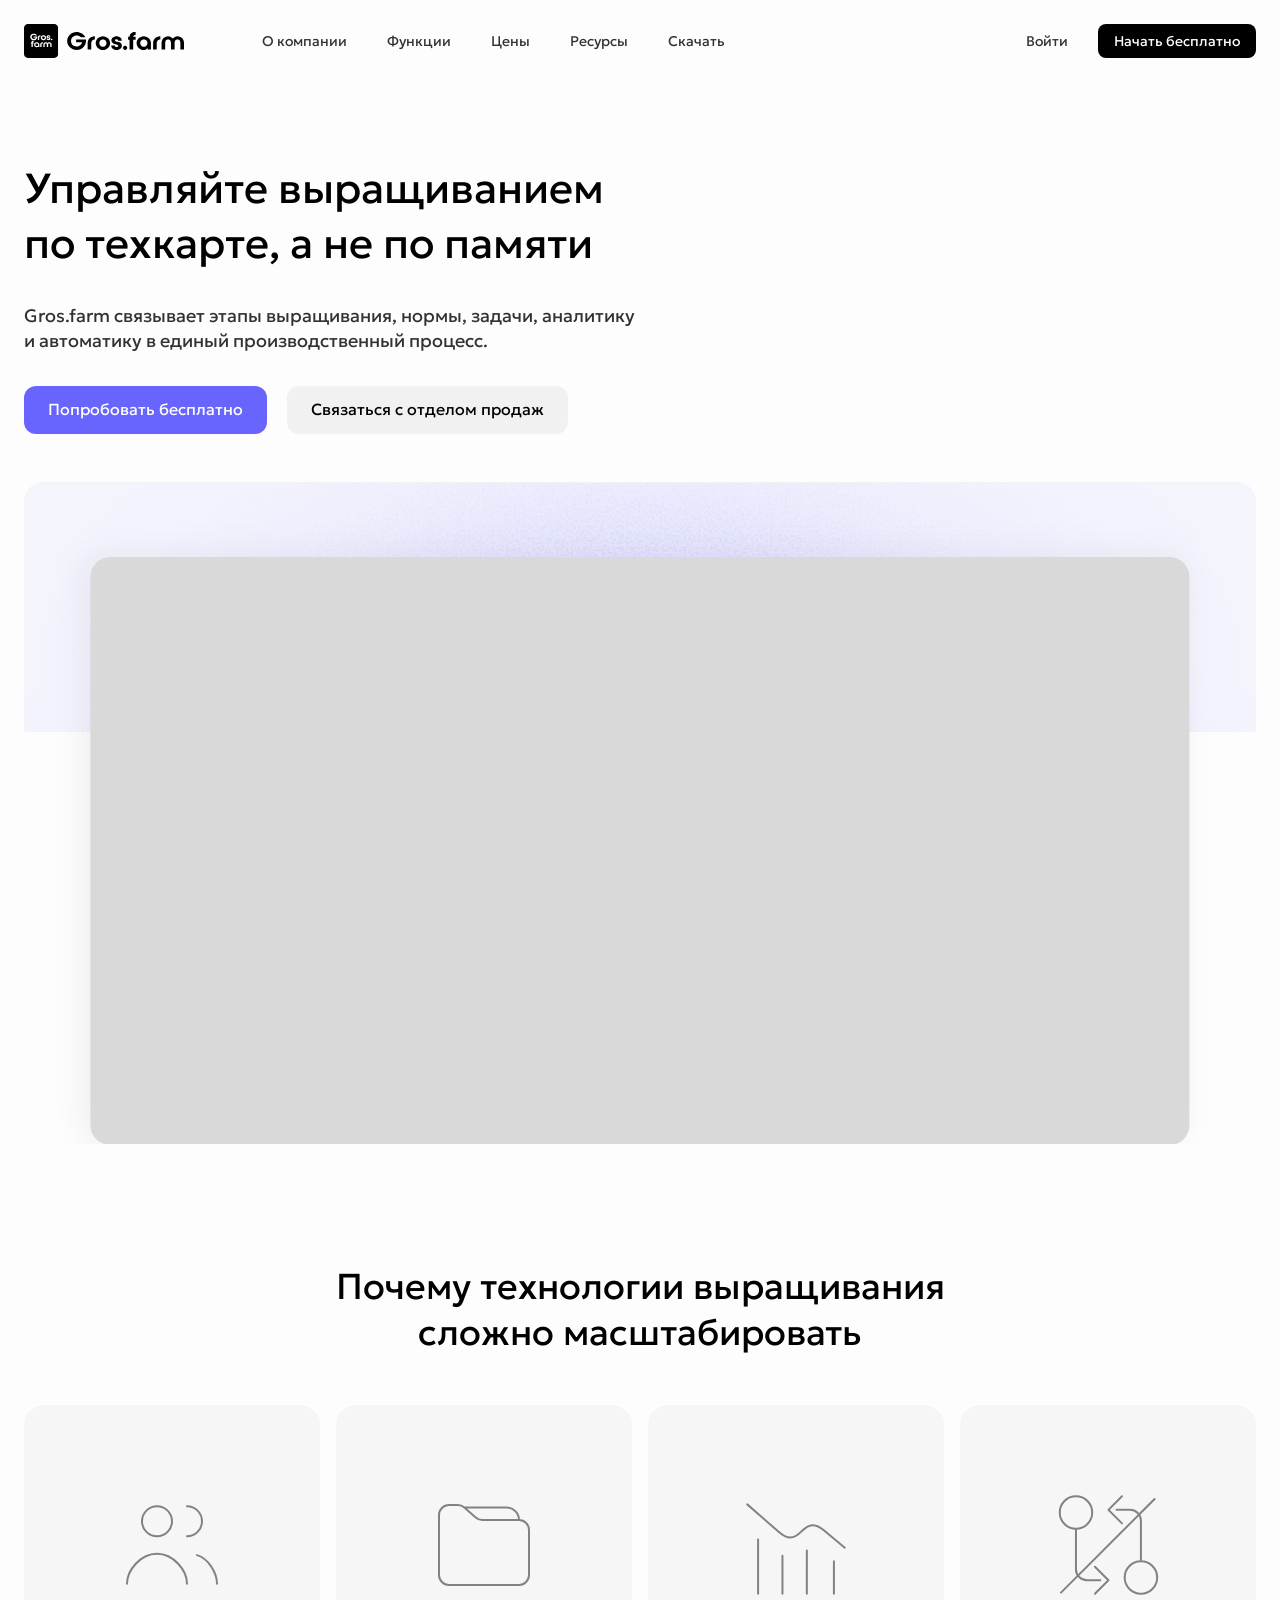
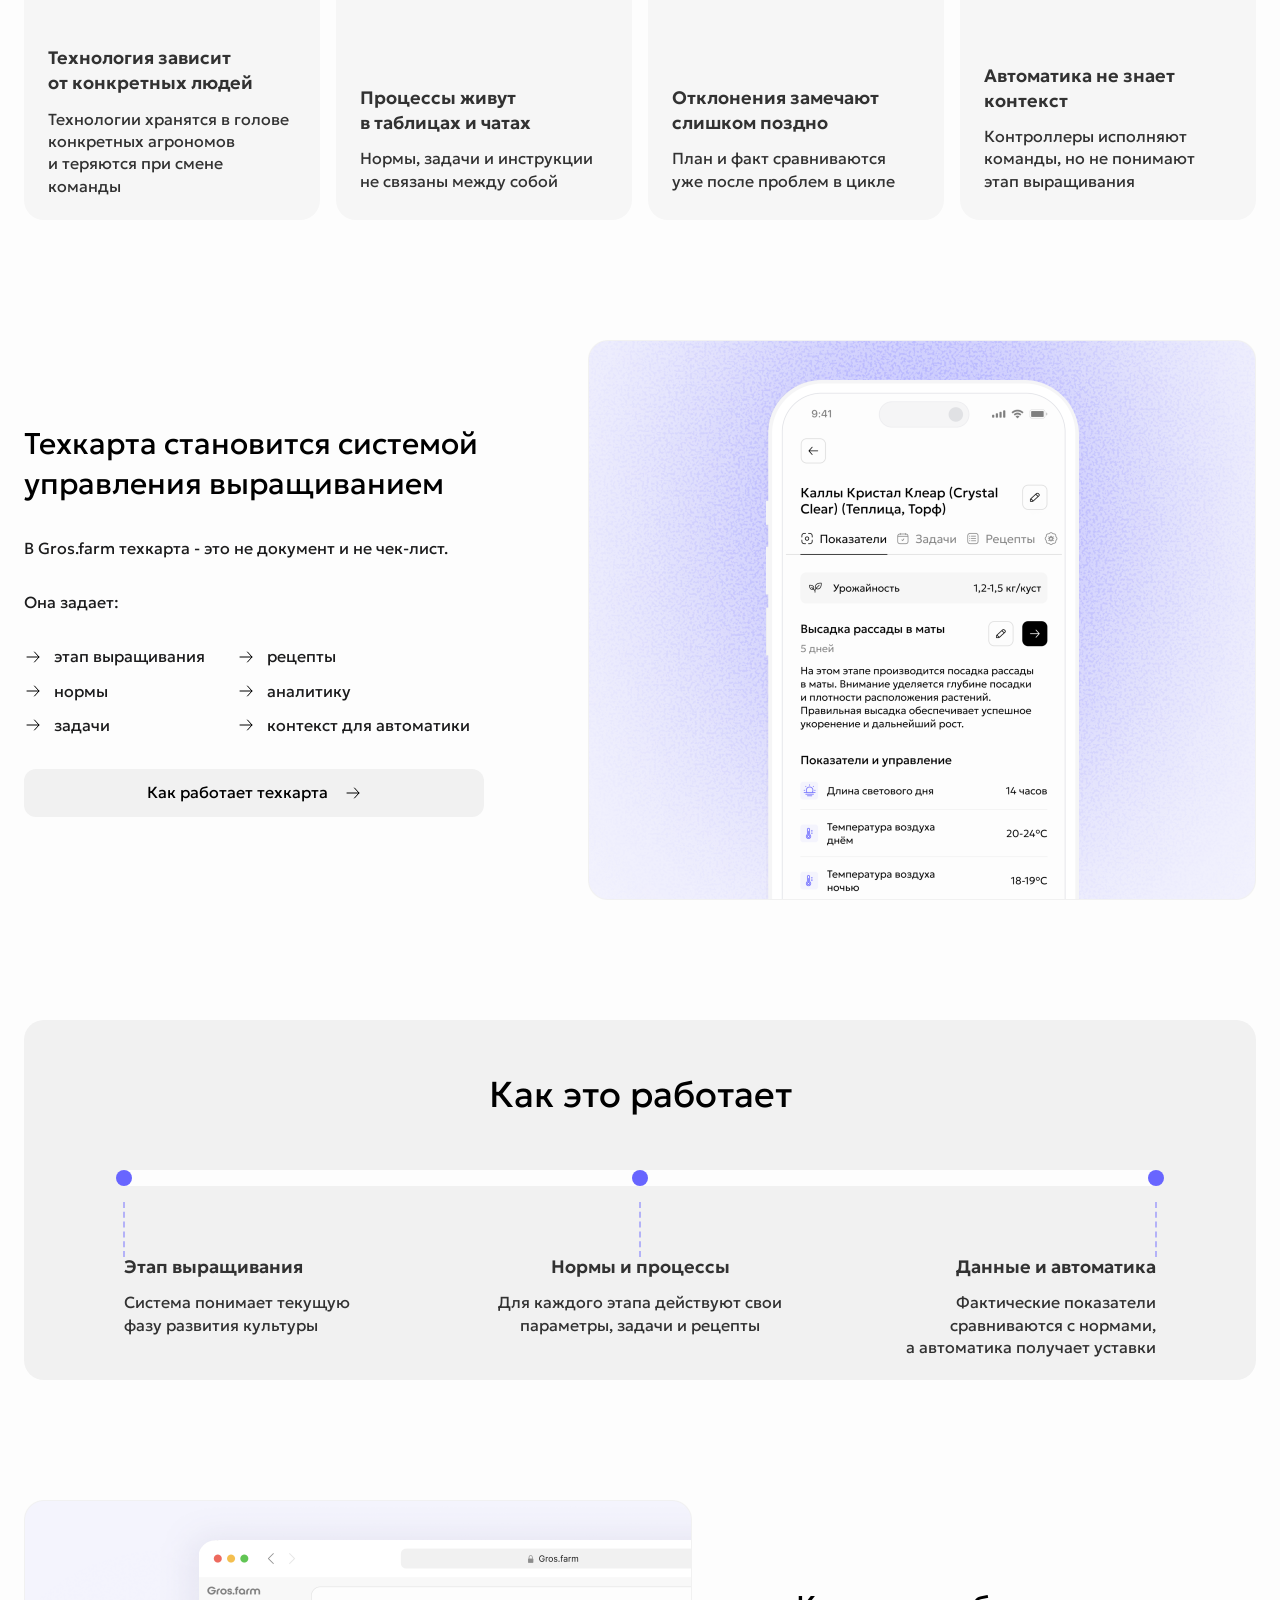
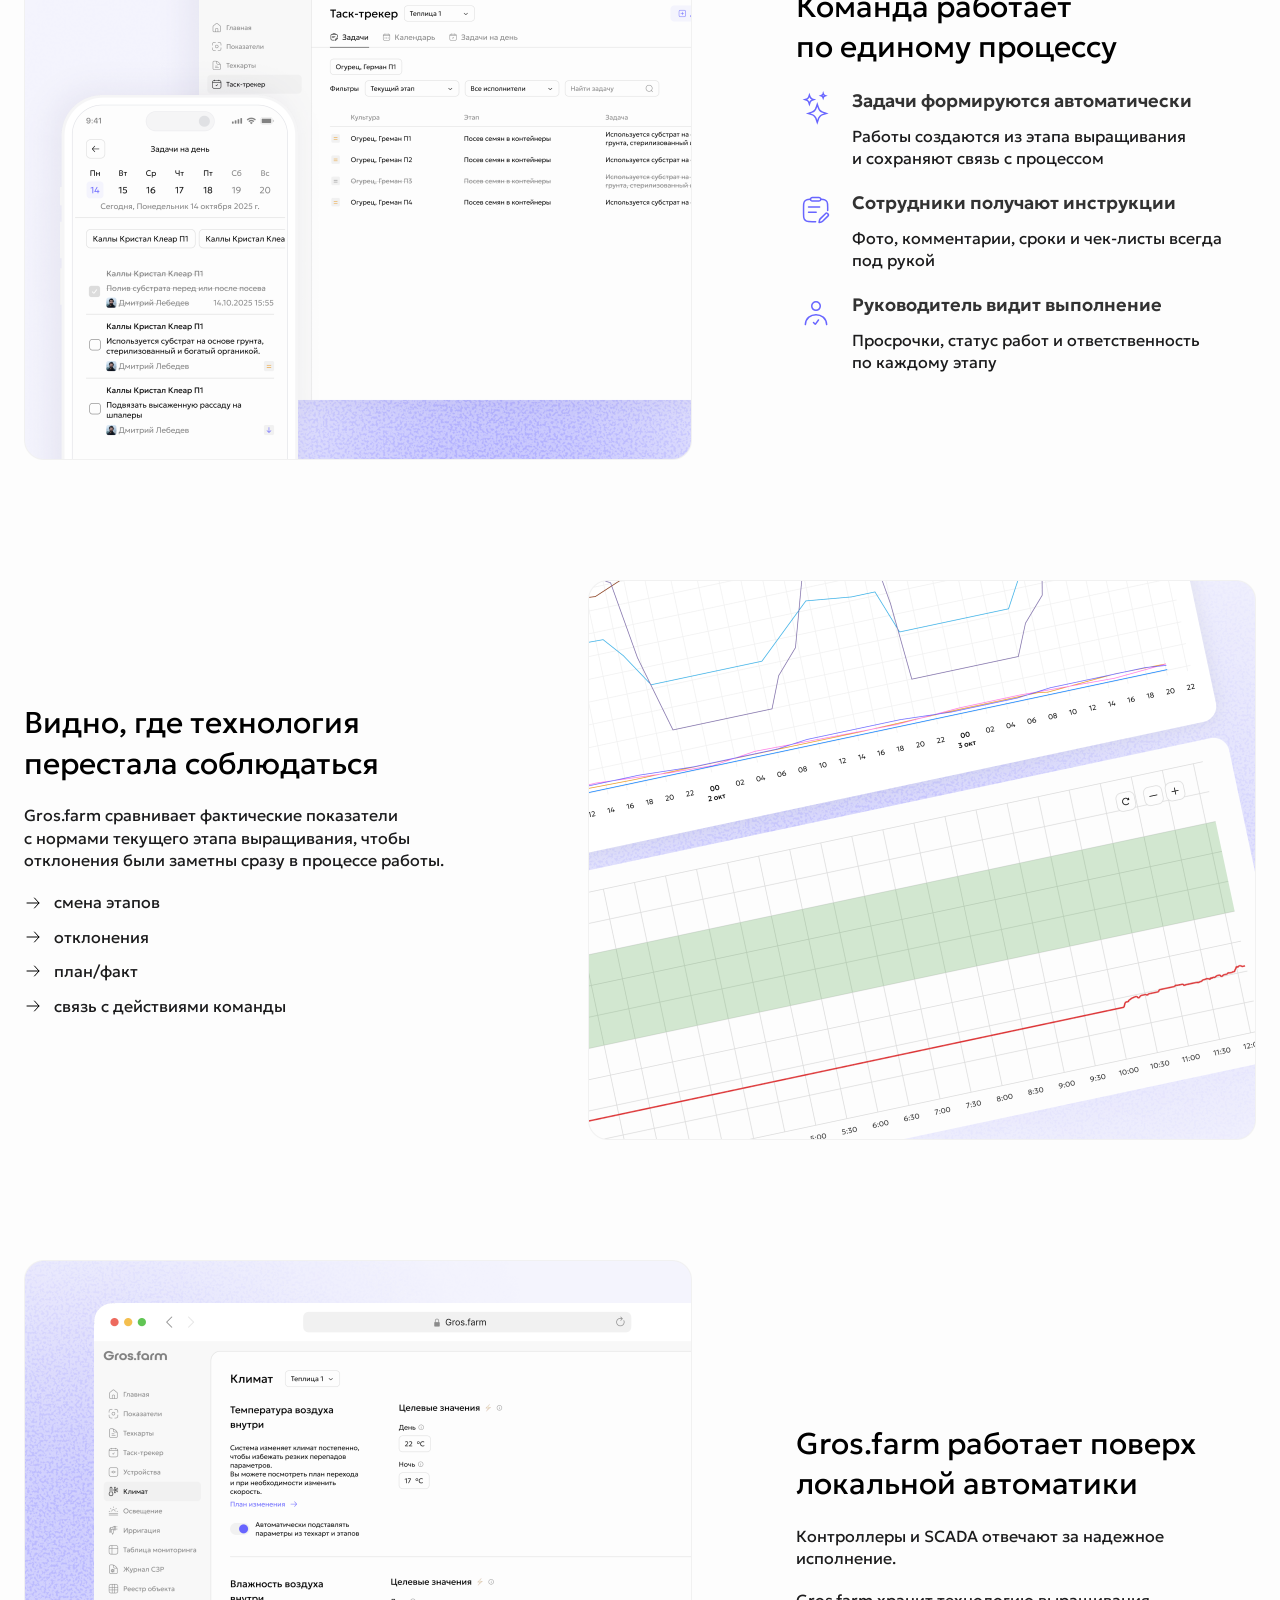
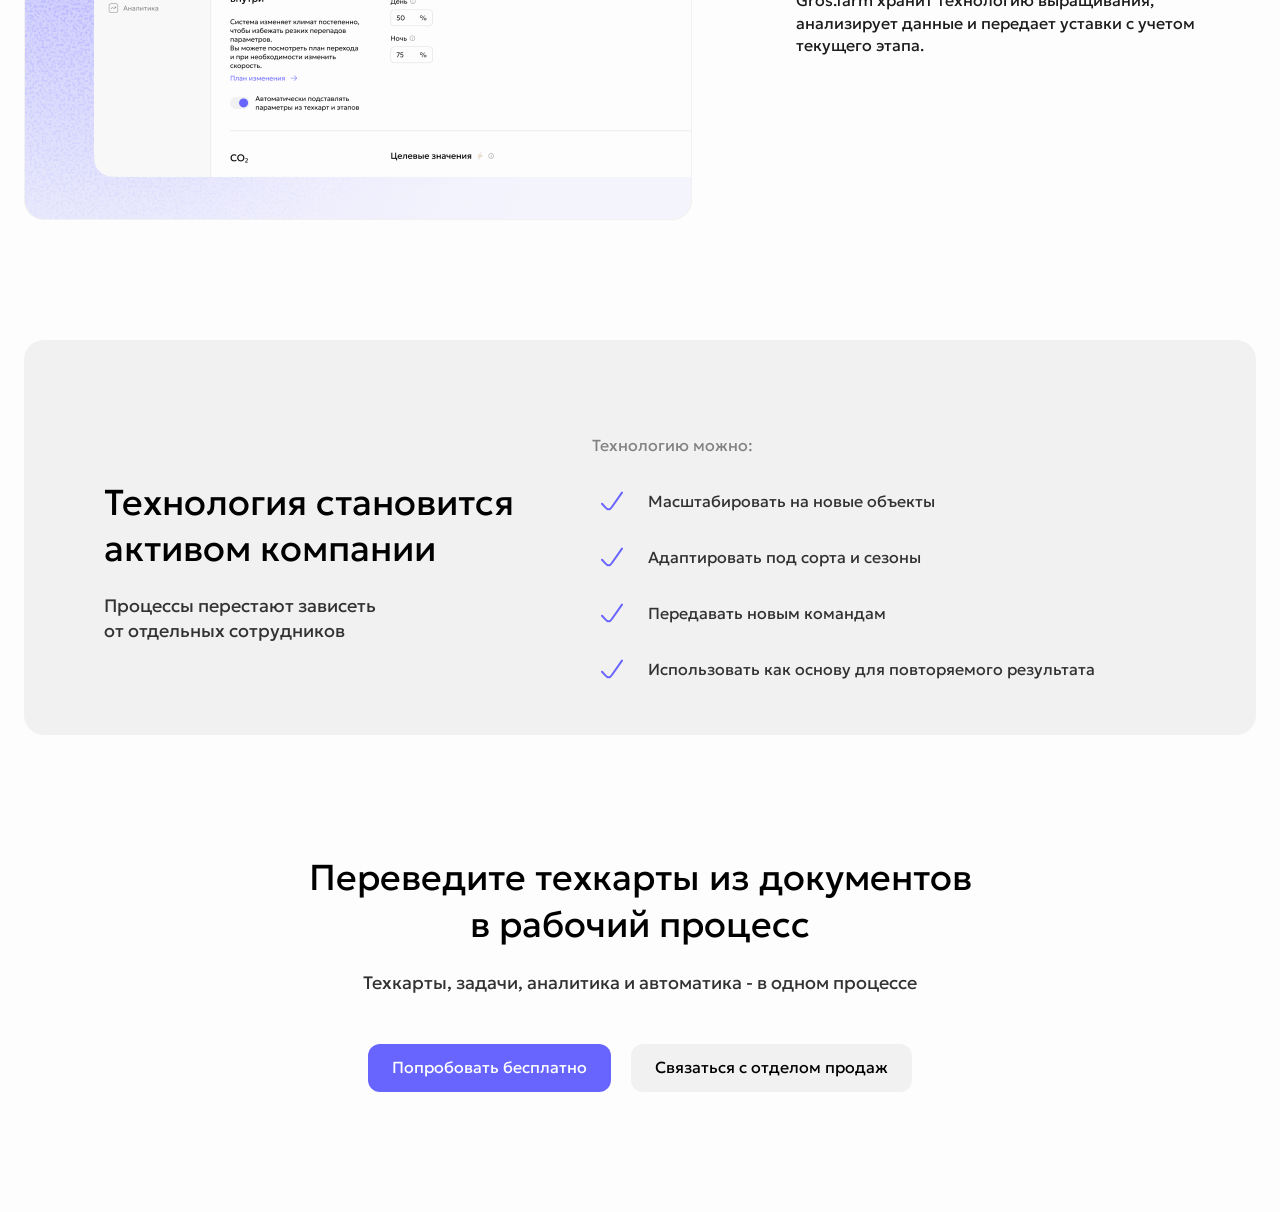
<file: index.html>
<!doctype html>
<html lang="ru">
  <head>
    <meta charset="UTF-8" />
    <meta name="viewport" content="width=device-width, initial-scale=1.0" />
    <meta http-equiv="refresh" content="0; url=./growing-process-landing/" />
    <title>Gros.farm landing</title>
    <link rel="canonical" href="./growing-process-landing/" />
    <style>
      body {
        margin: 0;
        min-height: 100vh;
        display: grid;
        place-items: center;
        font-family: Arial, sans-serif;
        background: #fdfdfd;
        color: #323232;
      }

      a {
        color: #6865ff;
      }
    </style>
  </head>
  <body>
    <p>Открываем лендинг: <a href="./growing-process-landing/">growing-process-landing</a></p>
  </body>
</html>
</file>
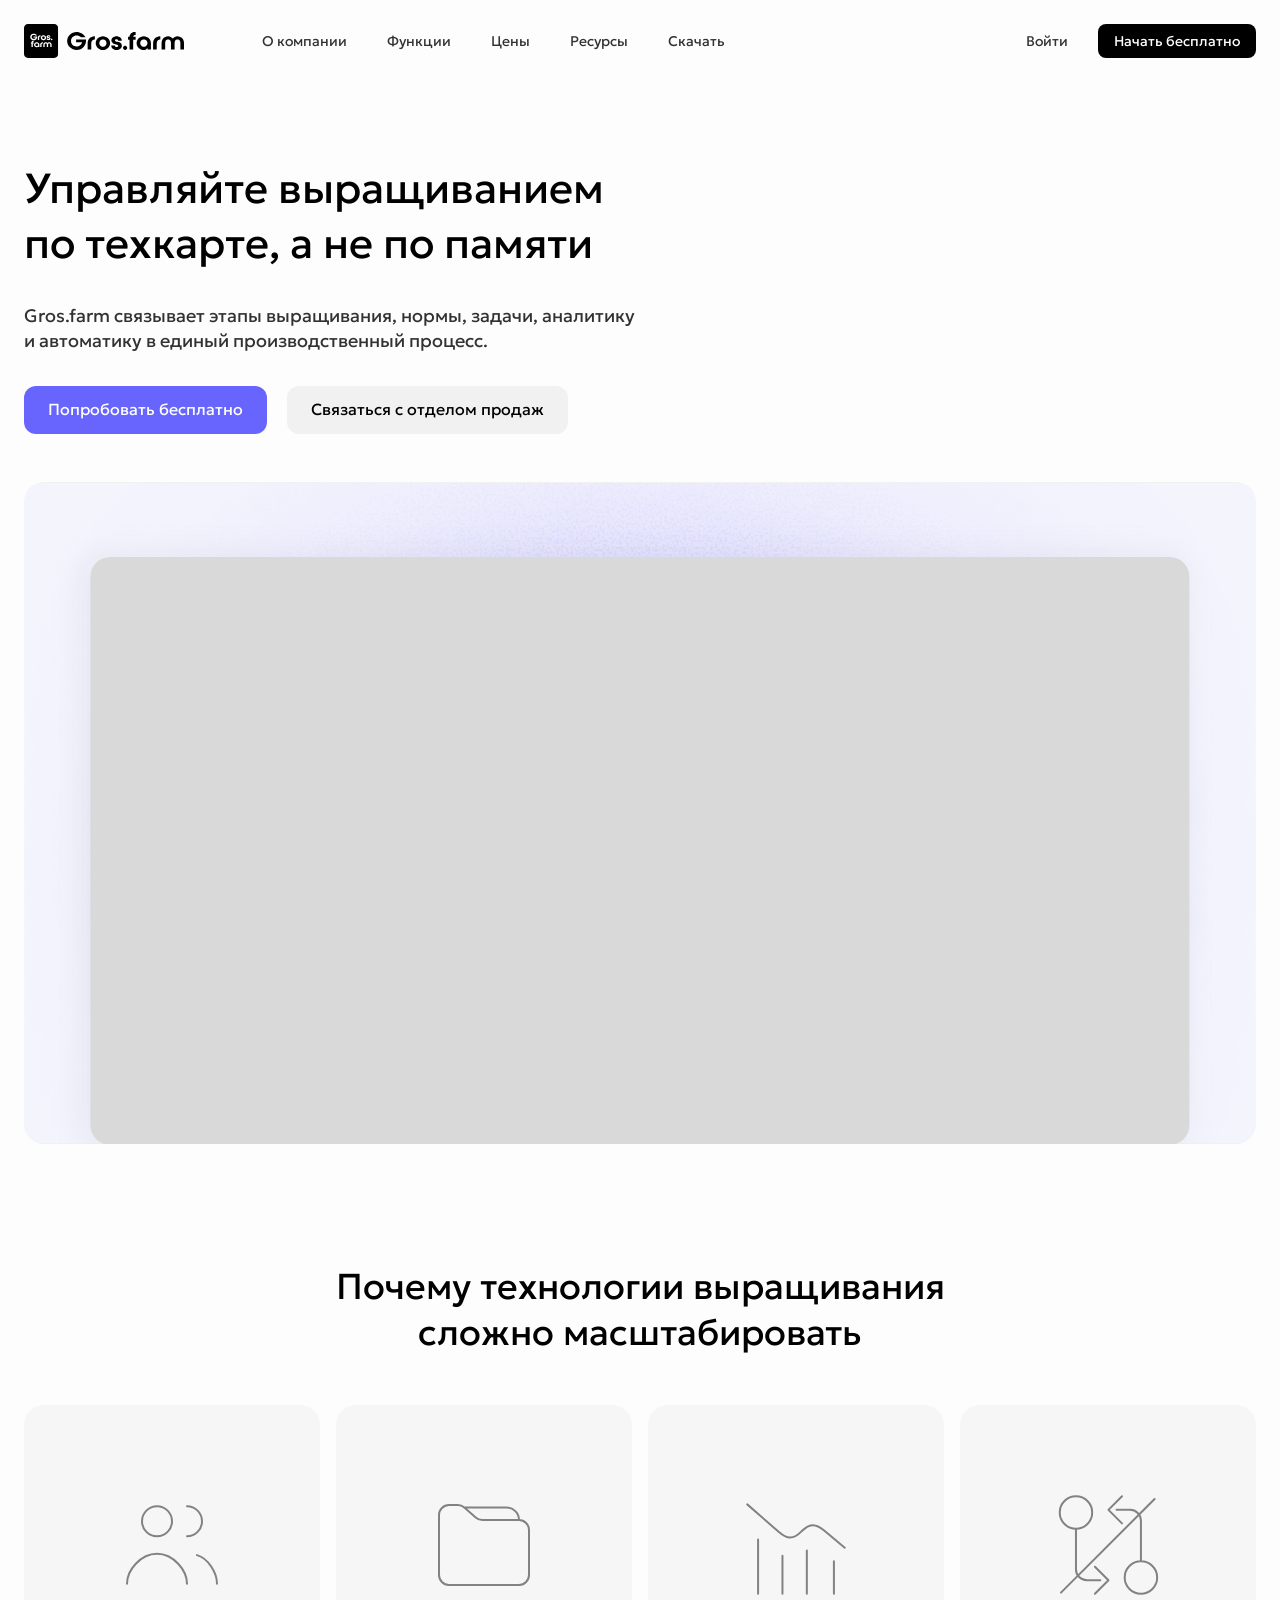
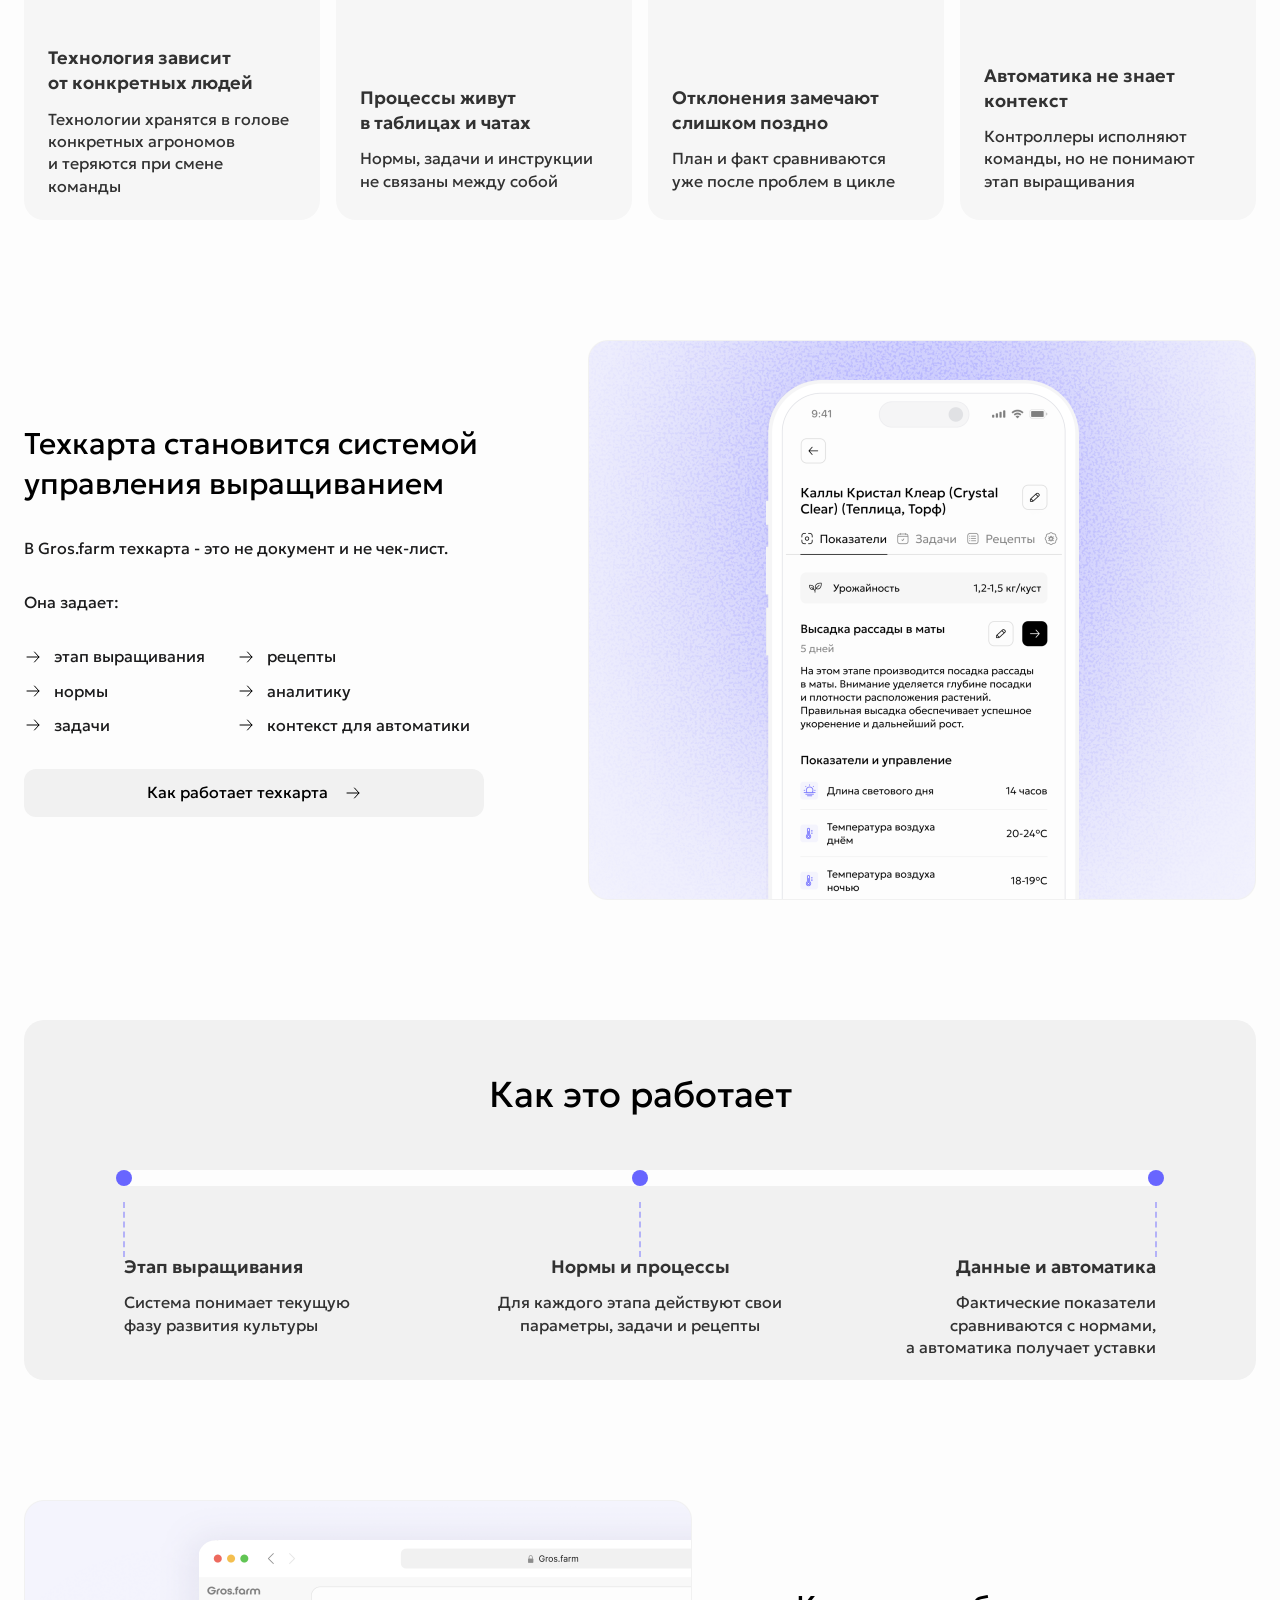
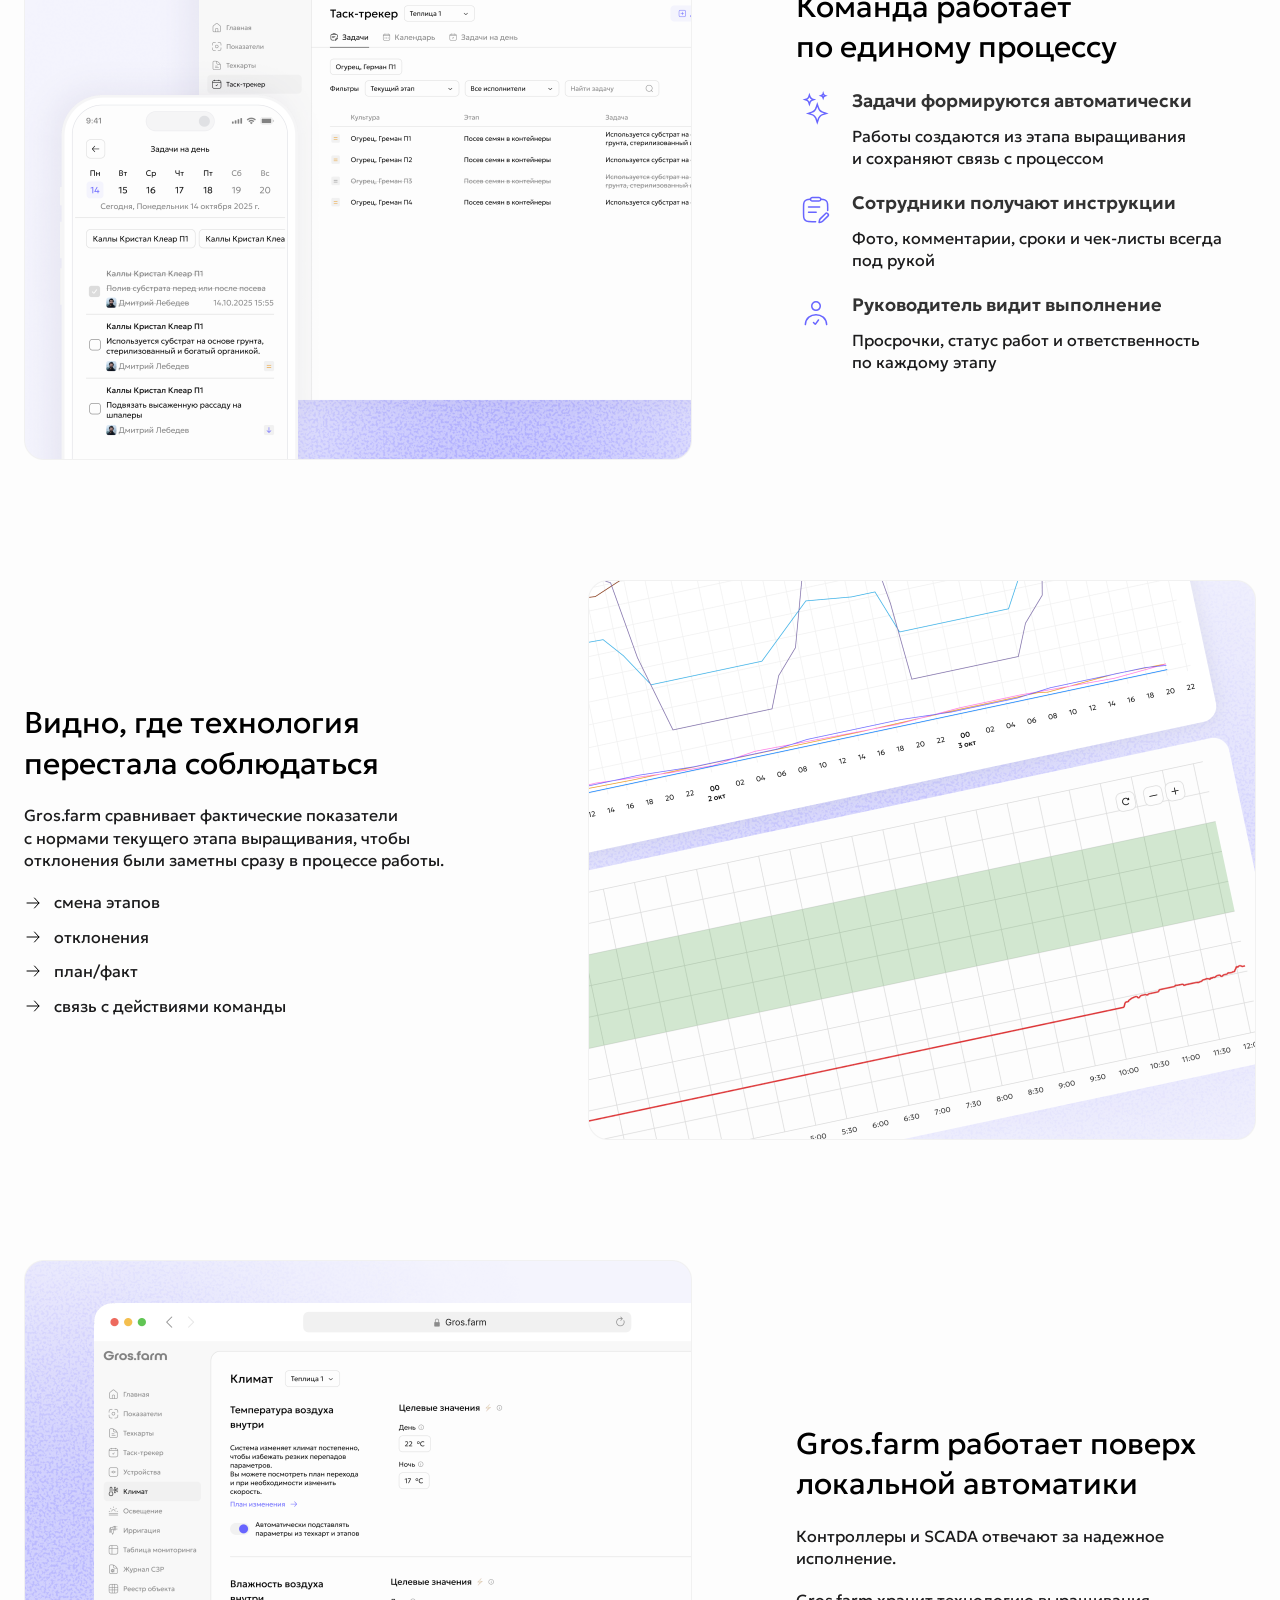
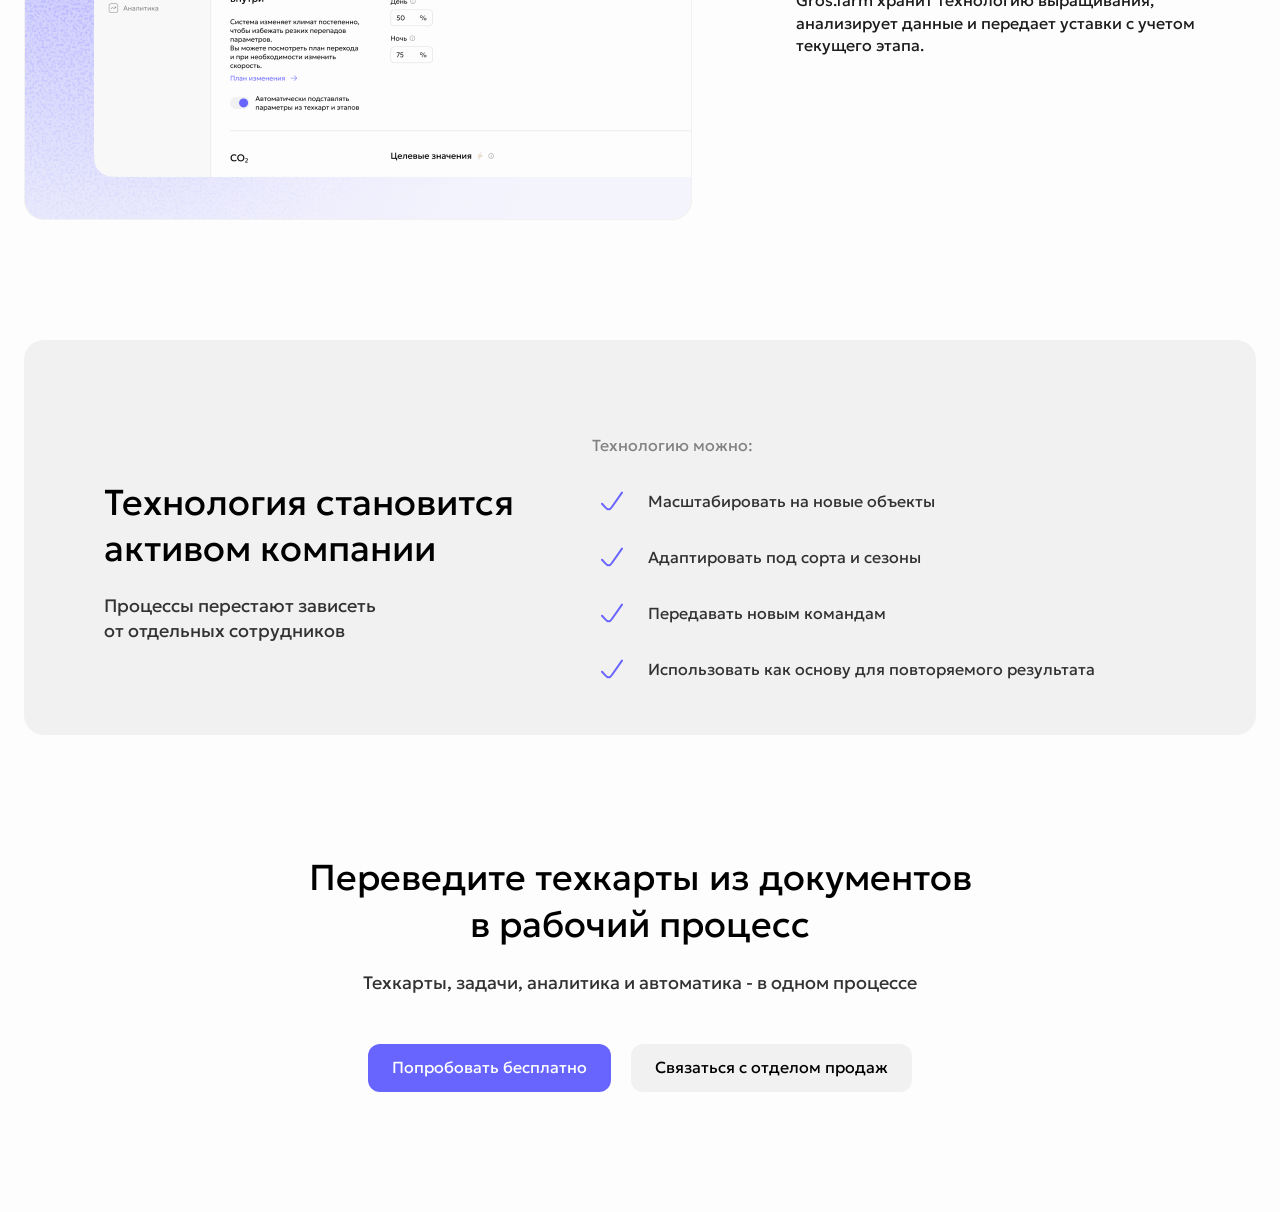
<file: growing-process-landing/index.html>
<!doctype html>
<html lang="ru">
  <head>
    <meta charset="UTF-8" />
    <meta name="viewport" content="width=device-width, initial-scale=1.0" />
    <title>Gros.farm</title>
    <link rel="stylesheet" href="./styles.css" />
  </head>
  <body>
    <header class="header">
      <a class="logo" href="#" aria-label="Gros.farm">
        <img src="./assets/logo.svg" alt="Gros.farm" />
      </a>
      <nav class="nav" aria-label="Основная навигация">
        <a href="#company">О&nbsp;компании</a>
        <a href="#features">Функции</a>
        <a href="#pricing">Цены</a>
        <a href="#resources">Ресурсы</a>
        <a href="#download">Скачать</a>
      </nav>
      <div class="header-actions">
        <a class="login" href="#">Войти</a>
        <a class="button button-dark" href="#">Начать&nbsp;бесплатно</a>
      </div>
    </header>

    <main>
      <section class="hero section">
        <div class="hero-copy">
          <h1>Управляйте выращиванием<br />по&nbsp;техкарте, а&nbsp;не&nbsp;по&nbsp;памяти</h1>
          <p>Gros.farm связывает этапы выращивания, нормы, задачи, аналитику и&nbsp;автоматику в&nbsp;единый производственный процесс.</p>
          <div class="actions">
            <a class="button button-primary" href="#">Попробовать&nbsp;бесплатно</a>
            <a class="button button-light" href="#">Связаться с&nbsp;отделом продаж</a>
          </div>
        </div>
        <div class="hero-media" aria-label="Видео о техкартах Gros.farm">
          <div class="hero-video">
            <iframe
              src="https://kinescope.io/embed/bx9PKnwm1Cxj6sGu4WS2kN"
              allow="autoplay; fullscreen; picture-in-picture; encrypted-media; gyroscope; accelerometer; clipboard-write; screen-wake-lock;"
              frameborder="0"
              allowfullscreen
              title="Видео о техкартах Gros.farm"
            ></iframe>
          </div>
        </div>
      </section>

      <section class="section problems" id="company">
        <h2>Почему технологии выращивания сложно масштабировать</h2>
        <div class="problem-grid">
          <article class="problem-card">
            <img src="./assets/users.svg" alt="" />
            <div>
              <h3>Технология зависит<br />от&nbsp;конкретных людей</h3>
              <p>Технологии хранятся в&nbsp;голове конкретных агрономов и&nbsp;теряются при&nbsp;смене команды</p>
            </div>
          </article>
          <article class="problem-card">
            <img src="./assets/folder.svg" alt="" />
            <div>
              <h3>Процессы живут<br />в&nbsp;таблицах и&nbsp;чатах</h3>
              <p>Нормы, задачи и&nbsp;инструкции не&nbsp;связаны между собой</p>
            </div>
          </article>
          <article class="problem-card">
            <img src="./assets/chart.svg" alt="" />
            <div>
              <h3>Отклонения замечают слишком поздно</h3>
              <p>План и&nbsp;факт сравниваются уже после проблем в&nbsp;цикле</p>
            </div>
          </article>
          <article class="problem-card">
            <img src="./assets/automation.svg" alt="" />
            <div>
              <h3>Автоматика не&nbsp;знает контекст</h3>
              <p>Контроллеры исполняют команды, но&nbsp;не&nbsp;понимают этап выращивания</p>
            </div>
          </article>
        </div>
      </section>

      <section class="section split tech">
        <div class="copy copy-narrow">
          <h2>Техкарта становится системой управления выращиванием</h2>
          <p>В&nbsp;Gros.farm техкарта - это не&nbsp;документ и&nbsp;не&nbsp;чек-лист.</p>
          <p>Она задает:</p>
          <div class="two-list">
            <ul>
              <li>этап выращивания</li>
              <li>нормы</li>
              <li>задачи</li>
            </ul>
            <ul>
              <li>рецепты</li>
              <li>аналитику</li>
              <li>контекст для&nbsp;автоматики</li>
            </ul>
          </div>
          <a class="button button-light with-icon" href="#">Как работает техкарта</a>
        </div>
        <img class="screen screen-phone" src="./assets/tech-card.png" alt="Мобильный экран техкарты" />
      </section>

      <section class="section process">
        <h2>Как это работает</h2>
        <div class="process-track" aria-hidden="true">
          <span class="process-dot process-dot-left"></span>
          <span class="process-dot process-dot-center"></span>
          <span class="process-dot process-dot-right"></span>
        </div>
        <div class="process-grid">
          <div>
            <h3>Этап выращивания</h3>
            <p>Система понимает текущую фазу развития культуры</p>
          </div>
          <div>
            <h3>Нормы и&nbsp;процессы</h3>
            <p>Для&nbsp;каждого этапа действуют свои параметры, задачи и&nbsp;рецепты</p>
          </div>
          <div>
            <h3>Данные и&nbsp;автоматика</h3>
            <p>Фактические показатели сравниваются с&nbsp;нормами, а&nbsp;автоматика получает уставки</p>
          </div>
        </div>
      </section>

      <section class="section split" id="features">
        <img class="screen" src="./assets/tasks.png" alt="Экран со списком задач" />
        <div class="copy">
          <h2>Команда работает<br />по&nbsp;единому процессу</h2>
          <div class="feature-list">
            <article>
              <img class="small-icon" src="./assets/feature-sparkle.svg" alt="" />
              <div>
                <h3>Задачи формируются автоматически</h3>
                <p>Работы создаются из&nbsp;этапа выращивания и&nbsp;сохраняют связь с&nbsp;процессом</p>
              </div>
            </article>
            <article>
              <img class="small-icon" src="./assets/feature-task.svg" alt="" />
              <div>
                <h3>Сотрудники получают инструкции</h3>
                <p>Фото, комментарии, сроки и&nbsp;чек-листы всегда под&nbsp;рукой</p>
              </div>
            </article>
            <article>
              <img class="small-icon" src="./assets/feature-user-check.svg" alt="" />
              <div>
                <h3>Руководитель видит выполнение</h3>
                <p>Просрочки, статус работ и&nbsp;ответственность по&nbsp;каждому этапу</p>
              </div>
            </article>
          </div>
        </div>
      </section>

      <section class="section split reverse">
        <div class="copy">
          <h2>Видно, где технология перестала соблюдаться</h2>
          <p>Gros.farm сравнивает фактические показатели с&nbsp;нормами текущего этапа выращивания, чтобы отклонения были заметны сразу в&nbsp;процессе работы.</p>
          <ul class="single-list">
            <li>смена этапов</li>
            <li>отклонения</li>
            <li>план/факт</li>
            <li>связь с&nbsp;действиями команды</li>
          </ul>
        </div>
        <img class="screen" src="./assets/analytics.png" alt="Графики план-факт" />
      </section>

      <section class="section split">
        <img class="screen" src="./assets/automation-screen.png" alt="Экран автоматики" />
        <div class="copy">
          <h2>Gros.farm работает поверх локальной автоматики</h2>
          <p>Контроллеры и&nbsp;SCADA отвечают за&nbsp;надежное исполнение.</p>
          <p>Gros.farm хранит технологию выращивания, анализирует данные и&nbsp;передает уставки с&nbsp;учетом текущего этапа.</p>
        </div>
      </section>

      <section class="section asset-card">
        <div class="asset-copy">
          <h2>Технология становится активом компании</h2>
          <p>Процессы перестают зависеть<br />от&nbsp;отдельных сотрудников</p>
        </div>
        <div class="asset-divider"></div>
        <div class="asset-list">
          <p>Технологию можно:</p>
          <ul>
            <li><img src="./assets/check.svg" alt="" />Масштабировать на&nbsp;новые объекты</li>
            <li><img src="./assets/check.svg" alt="" />Адаптировать под&nbsp;сорта и&nbsp;сезоны</li>
            <li><img src="./assets/check.svg" alt="" />Передавать новым командам</li>
            <li><img src="./assets/check.svg" alt="" />Использовать как&nbsp;основу для&nbsp;повторяемого результата</li>
          </ul>
        </div>
      </section>

      <section class="section final-cta">
        <h2>Переведите техкарты из&nbsp;документов в&nbsp;рабочий процесс</h2>
        <p>Техкарты, задачи, аналитика и&nbsp;автоматика - в&nbsp;одном процессе</p>
        <div class="actions">
          <a class="button button-primary" href="#">Попробовать&nbsp;бесплатно</a>
          <a class="button button-light" href="#">Связаться с&nbsp;отделом продаж</a>
        </div>
      </section>
    </main>
  </body>
</html>
</file>
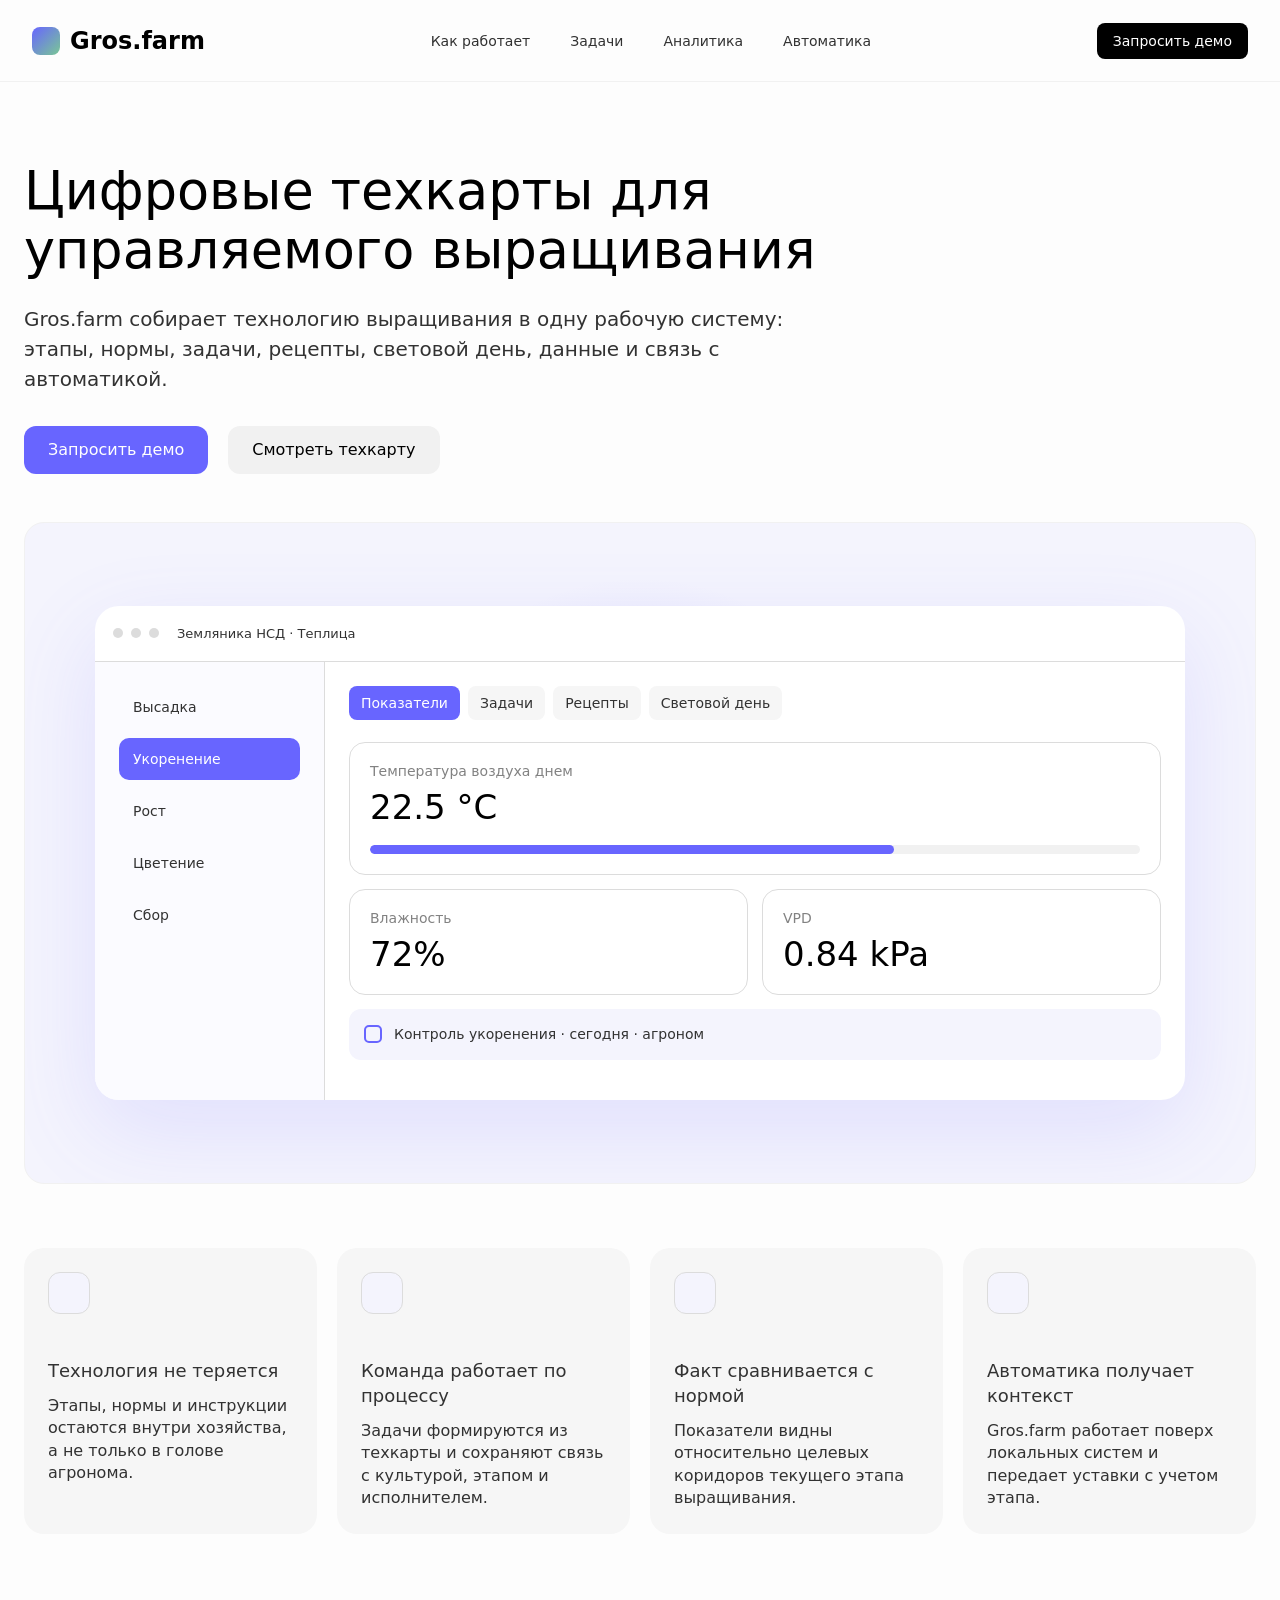
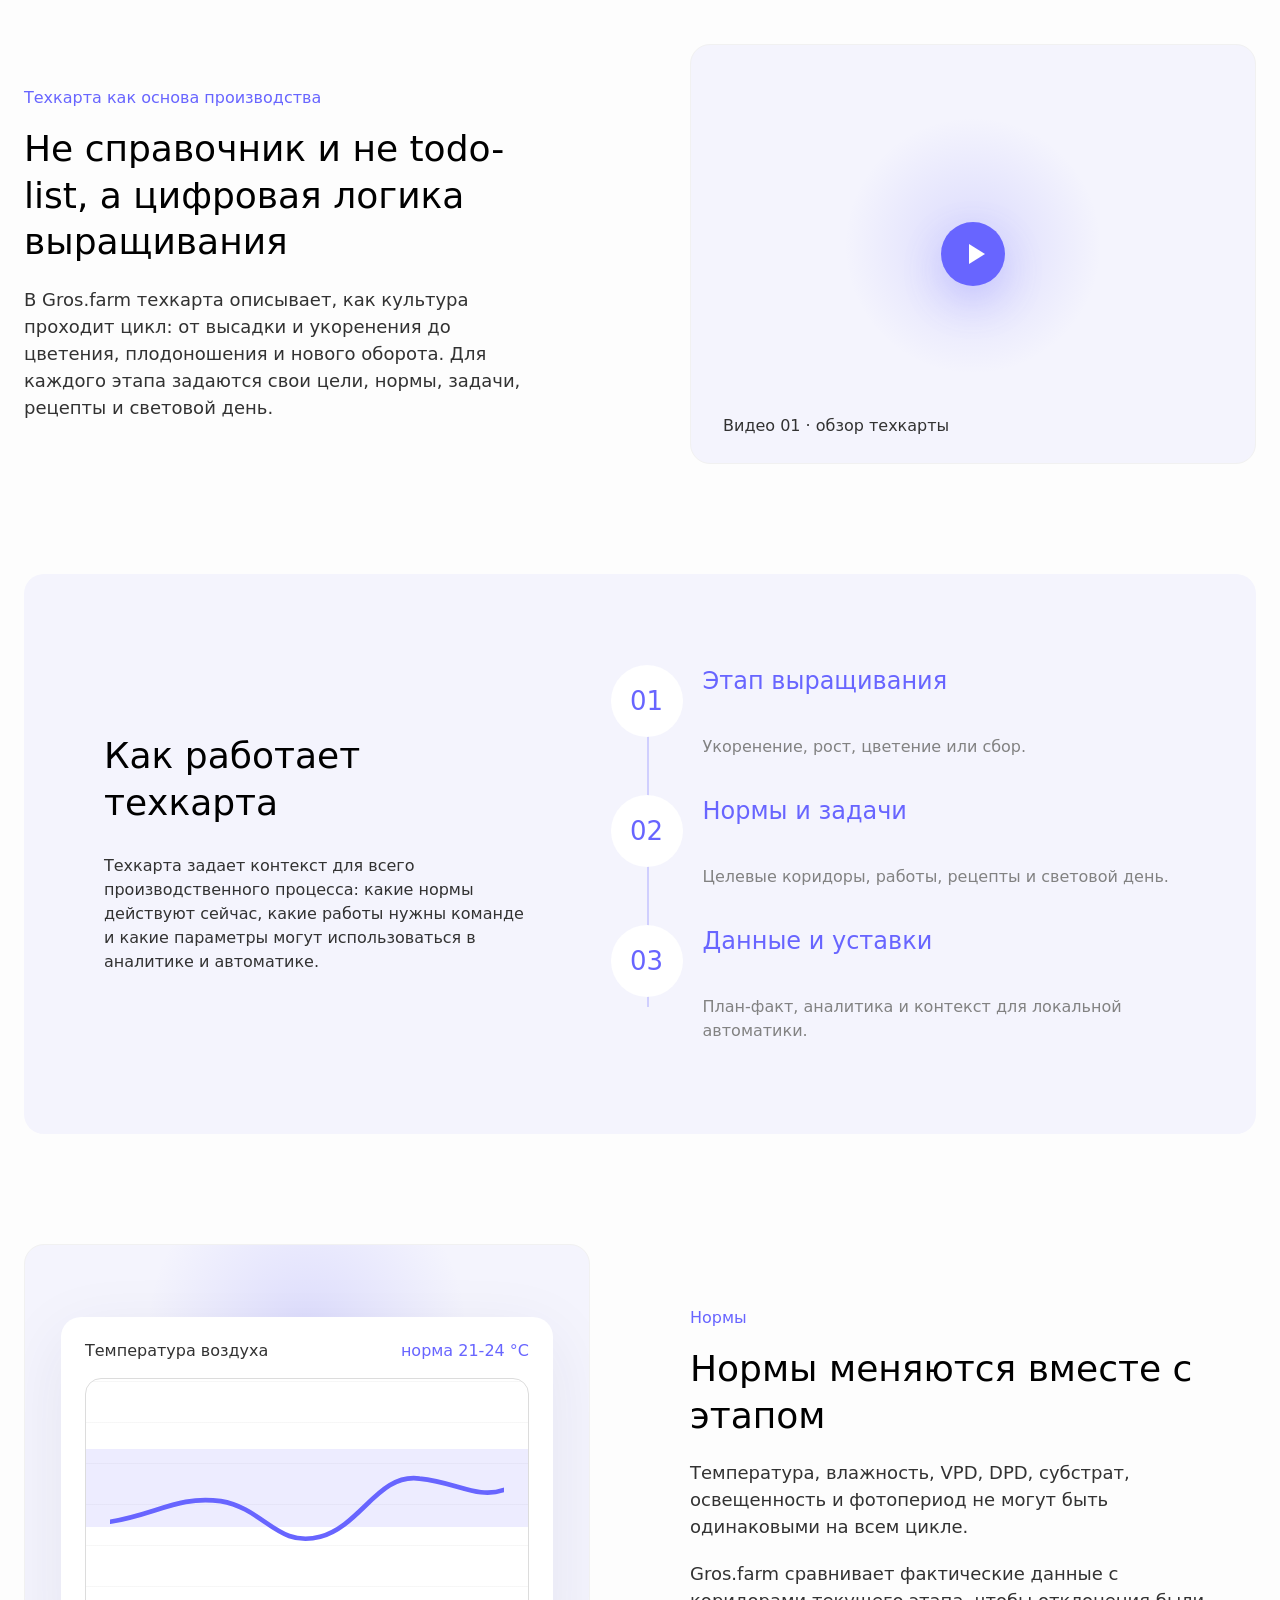
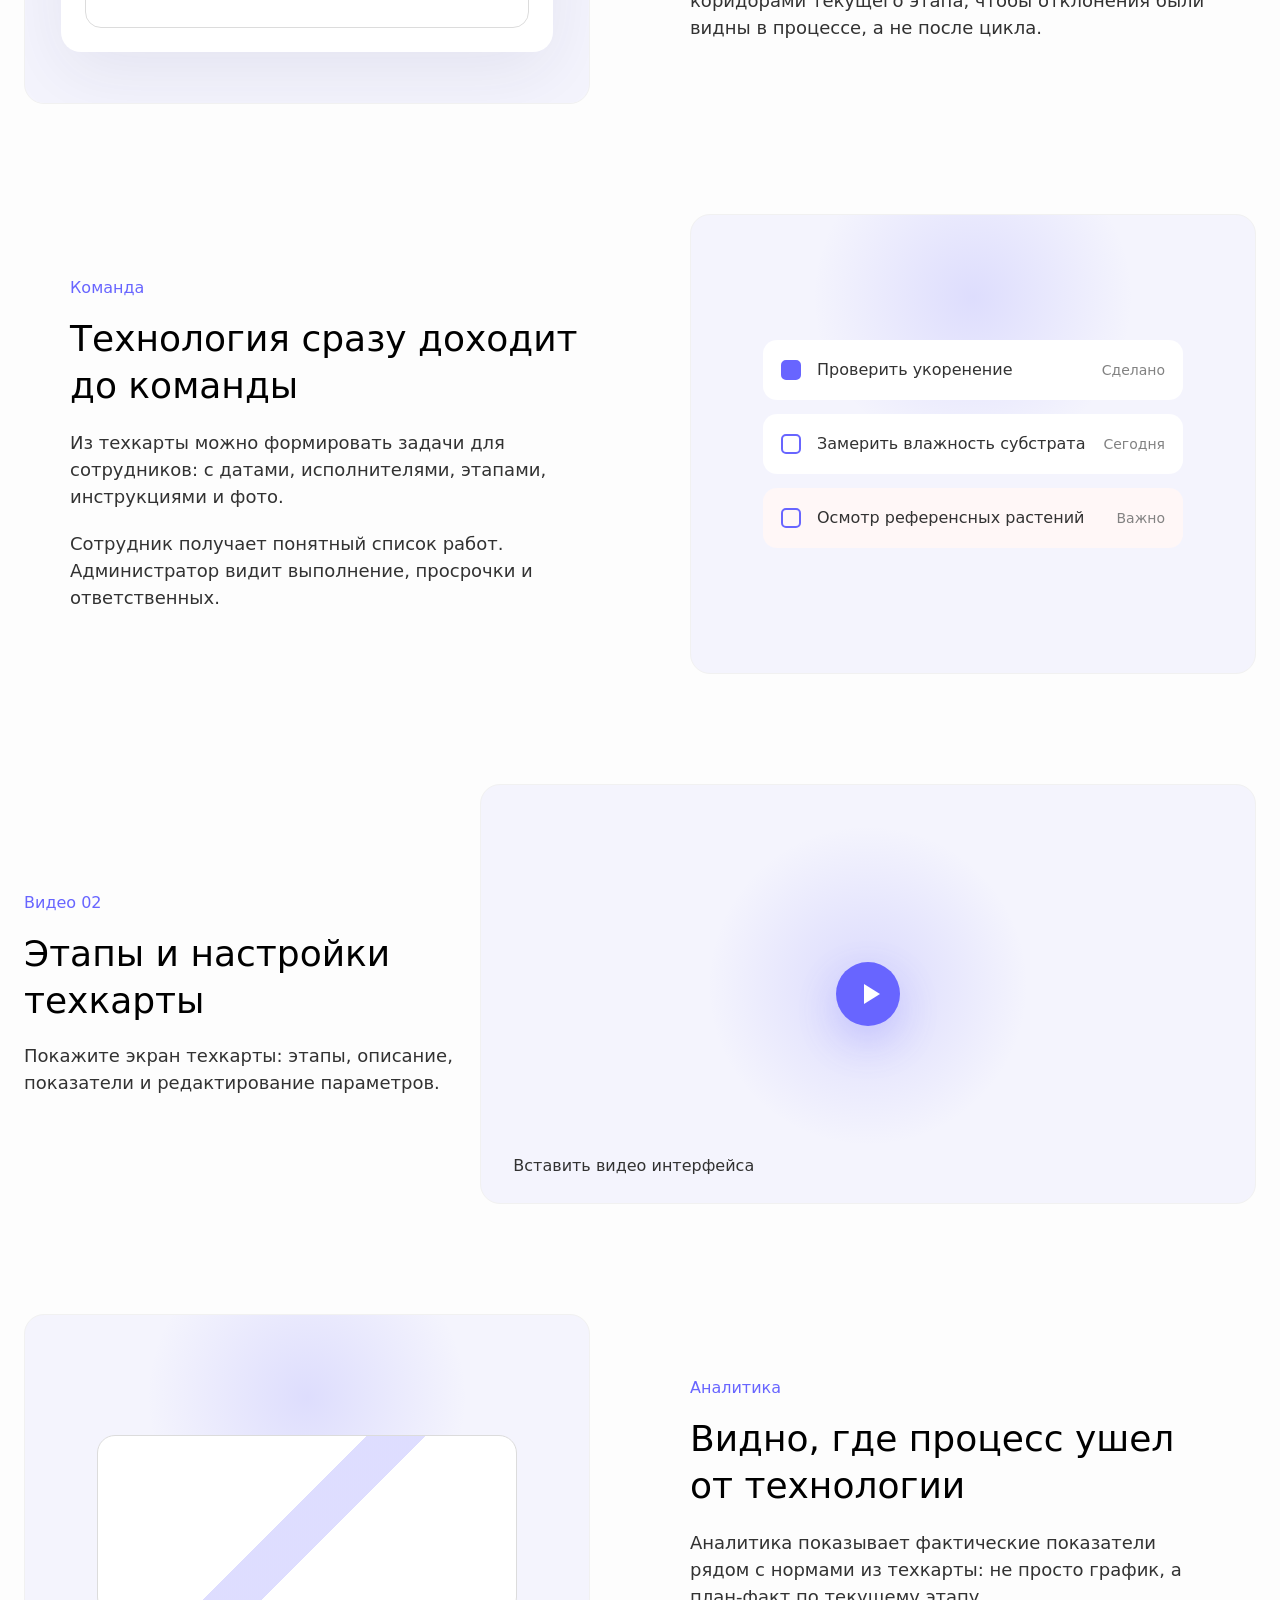
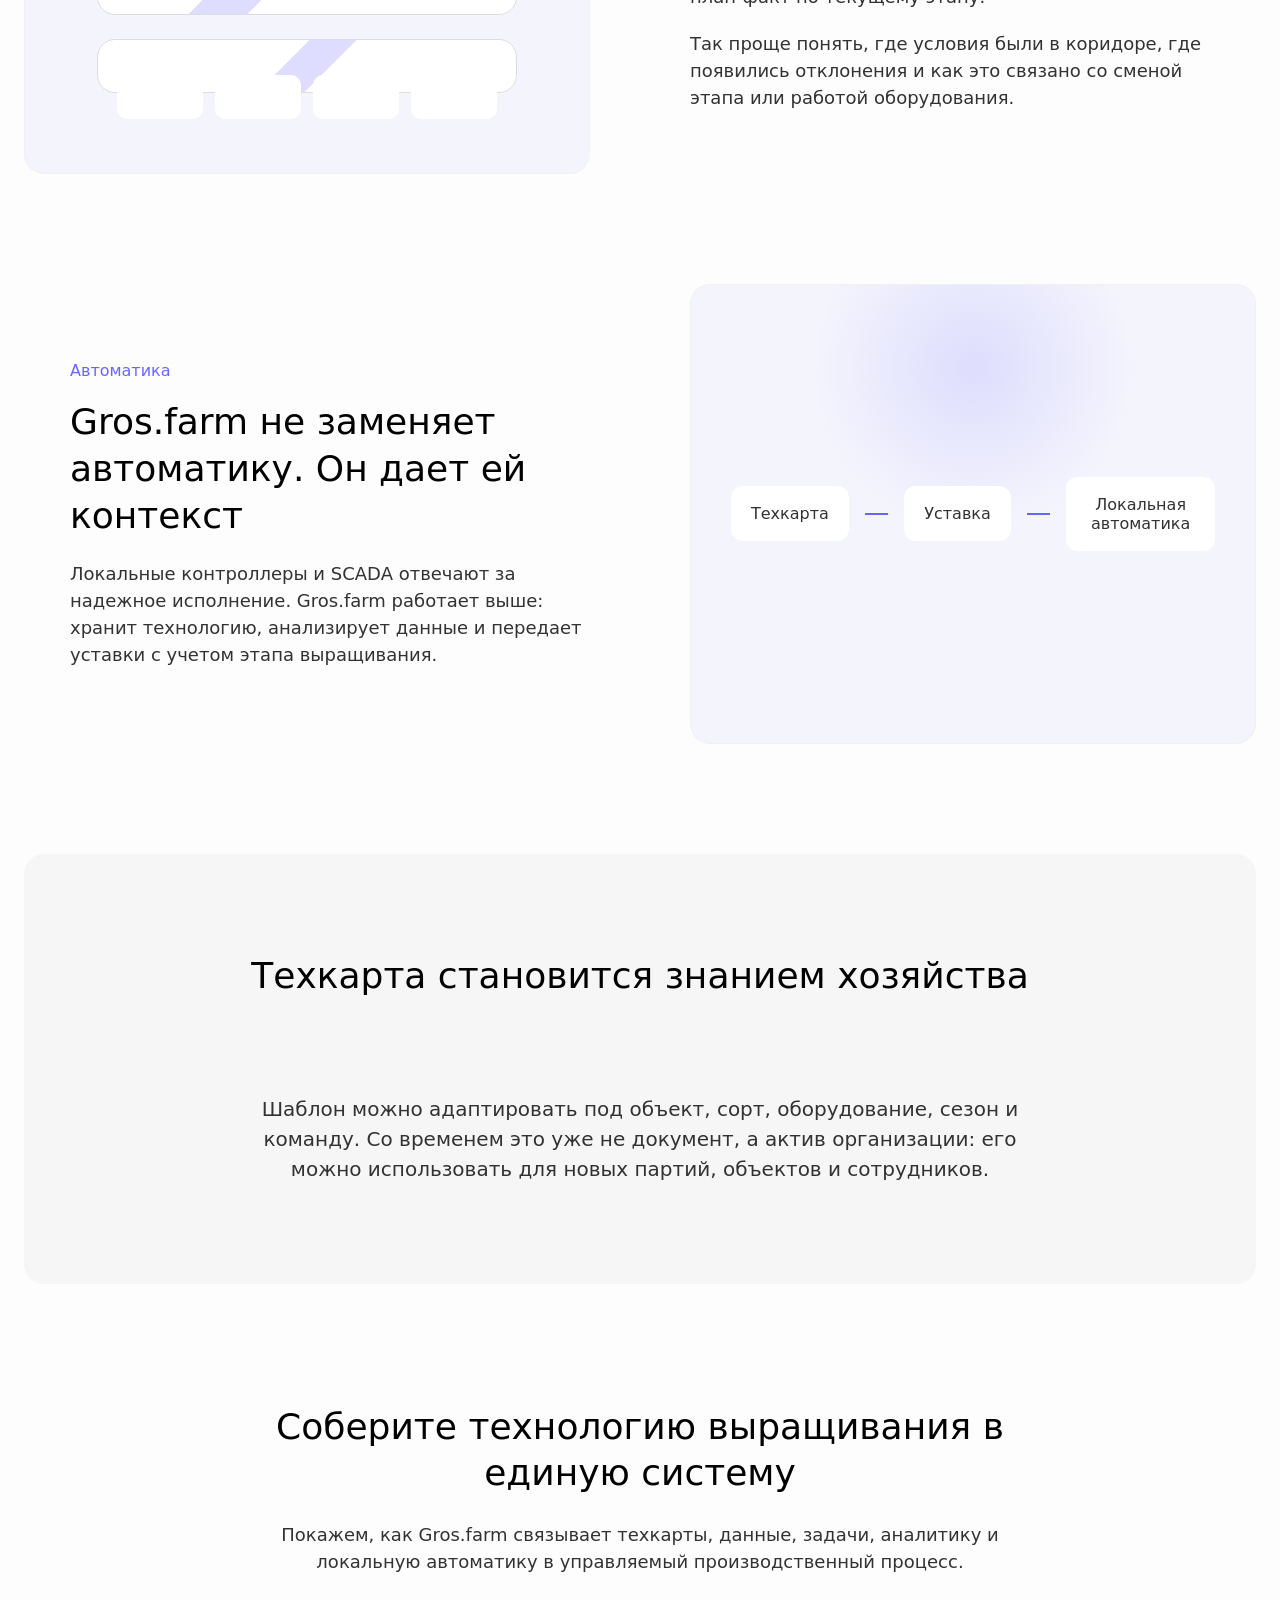
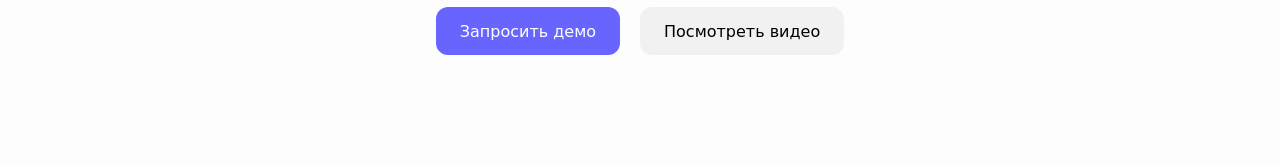
<file: techcards-landing/index.html>
<!doctype html>
<html lang="ru">
  <head>
    <meta charset="UTF-8" />
    <meta name="viewport" content="width=device-width, initial-scale=1.0" />
    <title>Цифровые техкарты Gros.farm</title>
    <link rel="stylesheet" href="./styles.css" />
  </head>
  <body>
    <header class="site-header">
      <a class="brand" href="#" aria-label="Gros.farm">
        <span class="brand-mark"></span>
        <span>Gros.farm</span>
      </a>
      <nav class="nav" aria-label="Навигация">
        <a href="#how">Как работает</a>
        <a href="#tasks">Задачи</a>
        <a href="#analytics">Аналитика</a>
        <a href="#automation">Автоматика</a>
      </nav>
      <a class="header-cta" href="#demo">Запросить демо</a>
    </header>

    <main>
      <section class="hero">
        <div class="hero-copy">
          <h1>Цифровые техкарты для управляемого выращивания</h1>
          <p>
            Gros.farm собирает технологию выращивания в одну рабочую систему:
            этапы, нормы, задачи, рецепты, световой день, данные и связь с
            автоматикой.
          </p>
          <div class="hero-actions">
            <a class="button button-primary" href="#demo">Запросить демо</a>
            <a class="button button-secondary" href="#video-overview">Смотреть техкарту</a>
          </div>
        </div>

        <div class="hero-media" aria-label="Интерфейс техкарты">
          <div class="product-window">
            <div class="window-bar">
              <span></span><span></span><span></span>
              <strong>Земляника НСД · Теплица</strong>
            </div>
            <div class="product-grid">
              <aside class="stage-list">
                <span>Высадка</span>
                <span class="active">Укоренение</span>
                <span>Рост</span>
                <span>Цветение</span>
                <span>Сбор</span>
              </aside>
              <div class="dashboard">
                <div class="tabs">
                  <span class="selected">Показатели</span>
                  <span>Задачи</span>
                  <span>Рецепты</span>
                  <span>Световой день</span>
                </div>
                <div class="metric-card wide">
                  <small>Температура воздуха днем</small>
                  <strong>22.5 °C</strong>
                  <div class="range"><i style="width: 68%"></i></div>
                </div>
                <div class="metric-pair">
                  <div class="metric-card">
                    <small>Влажность</small>
                    <strong>72%</strong>
                  </div>
                  <div class="metric-card">
                    <small>VPD</small>
                    <strong>0.84 kPa</strong>
                  </div>
                </div>
                <div class="task-strip">
                  <span></span>
                  <p>Контроль укоренения · сегодня · агроном</p>
                </div>
              </div>
            </div>
          </div>
        </div>
      </section>

      <section class="benefits" aria-label="Основные преимущества">
        <article>
          <span class="icon-dot"></span>
          <h3>Технология не теряется</h3>
          <p>Этапы, нормы и инструкции остаются внутри хозяйства, а не только в голове агронома.</p>
        </article>
        <article>
          <span class="icon-dot"></span>
          <h3>Команда работает по процессу</h3>
          <p>Задачи формируются из техкарты и сохраняют связь с культурой, этапом и исполнителем.</p>
        </article>
        <article>
          <span class="icon-dot"></span>
          <h3>Факт сравнивается с нормой</h3>
          <p>Показатели видны относительно целевых коридоров текущего этапа выращивания.</p>
        </article>
        <article>
          <span class="icon-dot"></span>
          <h3>Автоматика получает контекст</h3>
          <p>Gros.farm работает поверх локальных систем и передает уставки с учетом этапа.</p>
        </article>
      </section>

      <section class="intro-row" id="video-overview">
        <div class="intro-text">
          <p class="eyebrow">Техкарта как основа производства</p>
          <h2>Не справочник и не todo-list, а цифровая логика выращивания</h2>
          <p>
            В Gros.farm техкарта описывает, как культура проходит цикл: от
            высадки и укоренения до цветения, плодоношения и нового оборота.
            Для каждого этапа задаются свои цели, нормы, задачи, рецепты и
            световой день.
          </p>
        </div>
        <button class="video-panel" type="button" aria-label="Видео: обзор техкарты">
          <span class="play"></span>
          <strong>Видео 01 · обзор техкарты</strong>
        </button>
      </section>

      <section class="architecture" id="how">
        <div class="architecture-copy">
          <h2>Как работает техкарта</h2>
          <p>
            Техкарта задает контекст для всего производственного процесса:
            какие нормы действуют сейчас, какие работы нужны команде и какие
            параметры могут использоваться в аналитике и автоматике.
          </p>
        </div>
        <div class="architecture-flow" aria-label="Структура техкарты">
          <div>
            <b>01</b>
            <span>Этап выращивания</span>
            <p>Укоренение, рост, цветение или сбор.</p>
          </div>
          <div>
            <b>02</b>
            <span>Нормы и задачи</span>
            <p>Целевые коридоры, работы, рецепты и световой день.</p>
          </div>
          <div>
            <b>03</b>
            <span>Данные и уставки</span>
            <p>План-факт, аналитика и контекст для локальной автоматики.</p>
          </div>
        </div>
      </section>

      <section class="content-pair">
        <div class="screen-card">
          <div class="mini-chart">
            <div class="chart-head">
              <strong>Температура воздуха</strong>
              <span>норма 21-24 °C</span>
            </div>
            <div class="chart">
              <span class="corridor"></span>
              <svg viewBox="0 0 420 160" role="img" aria-label="График показателя">
                <path d="M0,100 C50,92 72,72 118,78 C165,86 178,128 224,116 C268,104 286,48 330,54 C370,58 392,76 420,66" />
              </svg>
            </div>
          </div>
        </div>
        <div class="pair-copy">
          <p class="eyebrow">Нормы</p>
          <h2>Нормы меняются вместе с этапом</h2>
          <p>
            Температура, влажность, VPD, DPD, субстрат, освещенность и
            фотопериод не могут быть одинаковыми на всем цикле.
          </p>
          <p>
            Gros.farm сравнивает фактические данные с коридорами текущего
            этапа, чтобы отклонения были видны в процессе, а не после цикла.
          </p>
        </div>
      </section>

      <section class="content-pair reverse" id="tasks">
        <div class="pair-copy">
          <p class="eyebrow">Команда</p>
          <h2>Технология сразу доходит до команды</h2>
          <p>
            Из техкарты можно формировать задачи для сотрудников: с датами,
            исполнителями, этапами, инструкциями и фото.
          </p>
          <p>
            Сотрудник получает понятный список работ. Администратор видит
            выполнение, просрочки и ответственных.
          </p>
        </div>
        <div class="screen-card task-screen">
          <div class="task-row done"><span></span><p>Проверить укоренение</p><b>Сделано</b></div>
          <div class="task-row"><span></span><p>Замерить влажность субстрата</p><b>Сегодня</b></div>
          <div class="task-row urgent"><span></span><p>Осмотр референсных растений</p><b>Важно</b></div>
        </div>
      </section>

      <section class="video-wide">
        <div>
          <p class="eyebrow">Видео 02</p>
          <h2>Этапы и настройки техкарты</h2>
          <p>Покажите экран техкарты: этапы, описание, показатели и редактирование параметров.</p>
        </div>
        <button class="video-panel" type="button" aria-label="Видео: этапы и настройки техкарты">
          <span class="play"></span>
          <strong>Вставить видео интерфейса</strong>
        </button>
      </section>

      <section class="content-pair" id="analytics">
        <div class="screen-card analytics-screen">
          <div class="analytics-line"></div>
          <div class="analytics-line short"></div>
          <div class="analytics-grid">
            <span></span><span></span><span></span><span></span>
          </div>
        </div>
        <div class="pair-copy">
          <p class="eyebrow">Аналитика</p>
          <h2>Видно, где процесс ушел от технологии</h2>
          <p>
            Аналитика показывает фактические показатели рядом с нормами из
            техкарты: не просто график, а план-факт по текущему этапу.
          </p>
          <p>
            Так проще понять, где условия были в коридоре, где появились
            отклонения и как это связано со сменой этапа или работой оборудования.
          </p>
        </div>
      </section>

      <section class="content-pair reverse" id="automation">
        <div class="pair-copy">
          <p class="eyebrow">Автоматика</p>
          <h2>Gros.farm не заменяет автоматику. Он дает ей контекст</h2>
          <p>
            Локальные контроллеры и SCADA отвечают за надежное исполнение.
            Gros.farm работает выше: хранит технологию, анализирует данные и
            передает уставки с учетом этапа выращивания.
          </p>
        </div>
        <div class="screen-card automation-screen">
          <span>Техкарта</span>
          <i></i>
          <span>Уставка</span>
          <i></i>
          <span>Локальная автоматика</span>
        </div>
      </section>

      <section class="quote-section">
        <h2>Техкарта становится знанием хозяйства</h2>
        <p>
          Шаблон можно адаптировать под объект, сорт, оборудование, сезон и
          команду. Со временем это уже не документ, а актив организации: его
          можно использовать для новых партий, объектов и сотрудников.
        </p>
      </section>

      <section class="final-cta" id="demo">
        <h2>Соберите технологию выращивания в единую систему</h2>
        <p>
          Покажем, как Gros.farm связывает техкарты, данные, задачи, аналитику
          и локальную автоматику в управляемый производственный процесс.
        </p>
        <div class="hero-actions">
          <a class="button button-primary" href="mailto:demo@gros.farm">Запросить демо</a>
          <a class="button button-secondary" href="#video-overview">Посмотреть видео</a>
        </div>
      </section>
    </main>
  </body>
</html>
</file>
<file: growing-process-landing/styles.css>
@import url("https://fonts.googleapis.com/css2?family=Geologica:wght@300;400;500;600&display=swap");

* {
  box-sizing: border-box;
}

html {
  scroll-behavior: smooth;
}

body {
  margin: 0;
  background: #fdfdfd;
  color: #1c1c1d;
  font-family: "Geologica", Arial, sans-serif;
  font-weight: 400;
  letter-spacing: 0;
  overflow-x: hidden;
}

a {
  color: inherit;
  text-decoration: none;
}

img {
  display: block;
  max-width: 100%;
}

.header {
  align-items: center;
  background: #fdfdfd;
  display: flex;
  height: 82px;
  justify-content: space-between;
  margin: 0 auto 80px;
  padding: 0 80px;
  width: 1440px;
}

.logo {
  height: 34px;
  width: 160px;
}

.logo img {
  height: 100%;
  width: 100%;
}

.nav {
  display: flex;
  gap: 40px;
  margin-left: 78px;
  margin-right: auto;
}

.nav a,
.login {
  color: #323232;
  font-size: 14px;
  line-height: 1.2;
  white-space: nowrap;
}

.header-actions {
  align-items: center;
  display: flex;
  gap: 30px;
}

.button {
  align-items: center;
  border-radius: 12px;
  display: inline-flex;
  font-size: 16px;
  height: 48px;
  justify-content: center;
  line-height: 1.2;
  padding: 12px 24px;
  white-space: nowrap;
}

.button-dark {
  background: #000;
  border-radius: 8px;
  color: #fff;
  font-size: 14px;
  height: 34px;
  padding: 8px 16px;
}

.button-primary {
  background: #6865ff;
  color: #fff;
}

.button-light {
  background: #f1f1f1;
  color: #000;
}

main {
  align-items: center;
  display: flex;
  flex-direction: column;
  gap: 120px;
  padding-bottom: 120px;
}

.section {
  width: 1280px;
}

.hero {
  display: flex;
  flex-direction: column;
  gap: 48px;
}

.hero-copy {
  display: flex;
  flex-direction: column;
  gap: 32px;
}

h1,
h2,
h3,
p {
  margin: 0;
}

h1 {
  color: #000;
  font-size: 42px;
  font-weight: 400;
  line-height: 1.3;
  width: 790px;
}

.hero-copy > p {
  color: #323232;
  font-size: 18px;
  line-height: 1.4;
  width: 619px;
}

.actions {
  display: flex;
  gap: 20px;
}

.hero-media {
  background: url("./assets/hero-video-bg.png") center / cover no-repeat;
  border-radius: 20px;
  height: 662px;
  overflow: hidden;
  position: relative;
  width: 100%;
}

.hero-video {
  aspect-ratio: 100 / 53.5;
  background: #d9d9d9;
  border-radius: 20px;
  box-shadow: -7px -1px 31px rgba(168, 174, 184, 0.19);
  left: 50%;
  overflow: hidden;
  position: absolute;
  top: 75px;
  transform: translateX(-50%);
  width: 89.22%;
}

.hero-video iframe {
  border: 0;
  height: 100%;
  left: 0;
  position: absolute;
  top: 0;
  width: 100%;
}

.problems {
  align-items: center;
  display: flex;
  flex-direction: column;
  gap: 48px;
}

.problems > h2,
.final-cta h2 {
  color: #000;
  font-size: 36px;
  font-weight: 400;
  line-height: 1.3;
  text-align: center;
  width: 712px;
}

.problem-grid {
  display: grid;
  gap: 16px;
  grid-template-columns: repeat(4, 1fr);
  width: 100%;
}

.problem-card {
  background: #f6f6f6;
  border-radius: 20px;
  display: flex;
  flex-direction: column;
  height: 415px;
  justify-content: space-between;
  overflow: hidden;
  padding: 40px 24px 28px;
}

.problem-card img {
  align-self: center;
  height: 200px;
  object-fit: contain;
  width: 200px;
}

.problem-card h3,
.feature-list h3,
.process-grid h3 {
  color: #323232;
  font-size: 18px;
  font-weight: 600;
  line-height: 1.4;
}

.problem-card p,
.feature-list p,
.process-grid p {
  color: #323232;
  font-size: 16px;
  line-height: 1.4;
  margin-top: 12px;
}

.split {
  align-items: center;
  display: flex;
  gap: 100px;
  justify-content: space-between;
  overflow: hidden;
}

.tech {
  min-height: 560px;
}

.copy {
  display: flex;
  flex-direction: column;
  gap: 20px;
  width: 460px;
}

.copy-narrow {
  gap: 32px;
}

.copy h2 {
  color: #000;
  font-size: 30px;
  font-weight: 400;
  line-height: 1.35;
}

.copy p,
.copy li {
  color: #1c1c1d;
  font-size: 16px;
  line-height: 1.4;
}

.two-list {
  display: flex;
  gap: 32px;
}

ul {
  list-style: none;
  margin: 0;
  padding: 0;
}

.two-list ul,
.single-list {
  display: flex;
  flex-direction: column;
  gap: 12px;
}

.two-list li,
.single-list li {
  align-items: center;
  display: flex;
  gap: 12px;
}

.two-list li::before,
.single-list li::before {
  background: url("./assets/arrow.svg") center / contain no-repeat;
  content: "";
  flex: 0 0 auto;
  height: 18px;
  width: 18px;
}

.with-icon::after {
  background: url("./assets/arrow.svg") center / contain no-repeat;
  content: "";
  height: 18px;
  width: 18px;
}

.with-icon {
  gap: 16px;
}

.screen {
  height: 560px;
  object-fit: cover;
  width: 668px;
}

.screen-phone {
  object-position: center;
}

.process {
  background: #f1f1f1;
  border-radius: 20px;
  height: 360px;
  overflow: hidden;
  padding: 52px 80px 42px;
  position: relative;
}

.process h2 {
  color: #000;
  font-size: 36px;
  font-weight: 400;
  line-height: 1.3;
  text-align: center;
}

.process-track {
  background: #fdfdfd;
  height: 16px;
  left: 100px;
  position: absolute;
  right: 100px;
  top: 150px;
}

.process-dot {
  background: #6865ff;
  border-radius: 50%;
  display: block;
  height: 16px;
  position: absolute;
  top: 0;
  width: 16px;
}

.process-dot::after {
  border-left: 2px dashed rgba(104, 101, 255, 0.45);
  content: "";
  height: 55px;
  left: 7px;
  position: absolute;
  top: 32px;
}

.process-dot-left {
  left: 0;
  transform: translateX(-50%);
}

.process-dot-center {
  left: 50%;
  transform: translateX(-50%);
}

.process-dot-right {
  right: 0;
  transform: translateX(50%);
}

.process-grid {
  display: grid;
  grid-template-columns: repeat(3, 1fr);
  left: 100px;
  position: absolute;
  right: 100px;
  top: 234px;
}

.process-grid div {
  width: 260px;
}

.process-grid div:nth-child(2) {
  justify-self: center;
  text-align: center;
  width: 326px;
}

.process-grid div:nth-child(3) {
  justify-self: end;
  text-align: right;
  width: 315px;
}

.feature-list {
  display: flex;
  flex-direction: column;
  gap: 20px;
}

.feature-list article {
  display: flex;
  gap: 16px;
}

.small-icon {
  flex: 0 0 40px;
  height: 40px;
  object-fit: contain;
  width: 40px;
}

.asset-card {
  align-items: center;
  background: #f1f1f1;
  border-radius: 20px;
  display: grid;
  grid-template-columns: 420px 1px 1fr;
  height: 395px;
  padding: 74px 80px;
}

.asset-copy h2 {
  color: #000;
  font-size: 36px;
  font-weight: 400;
  line-height: 1.3;
}

.asset-copy p {
  color: #323232;
  font-size: 18px;
  line-height: 1.4;
  margin-top: 20px;
}

.asset-divider {
  background: #d8d8d8;
  height: 295px;
  justify-self: center;
}

.asset-list {
  padding-left: 67px;
}

.asset-list > p {
  color: #828282;
  font-size: 16px;
  line-height: 1.4;
  margin-bottom: 24px;
}

.asset-list ul {
  display: flex;
  flex-direction: column;
  gap: 16px;
}

.asset-list li {
  align-items: center;
  color: #323232;
  display: flex;
  font-size: 16px;
  gap: 16px;
  line-height: 1.4;
}

.asset-list li img {
  flex: 0 0 40px;
  height: 40px;
  object-fit: contain;
  width: 40px;
}

.final-cta {
  align-items: center;
  display: flex;
  flex-direction: column;
  gap: 20px;
}

.final-cta p {
  color: #323232;
  font-size: 18px;
  line-height: 1.5;
}

.final-cta .actions {
  margin-top: 28px;
}

@media (max-width: 1439px) {
  .header,
  .section {
    width: min(1280px, calc(100vw - 48px));
  }

  .header {
    padding-left: 0;
    padding-right: 0;
  }
}

@media (max-width: 980px) {
  .header {
    height: auto;
    margin-bottom: 56px;
    padding-top: 24px;
  }

  .nav,
  .login {
    display: none;
  }

  main {
    gap: 80px;
    padding-bottom: 80px;
  }

  h1,
  .hero-copy > p,
  .problems > h2,
  .final-cta h2 {
    width: 100%;
  }

  h1 {
    font-size: 34px;
  }

  .hero-media {
    border-radius: 16px;
    height: auto;
    min-height: 0;
    padding: 0;
    width: 100%;
  }

  .hero-video {
    border-radius: 16px;
    left: auto;
    position: relative;
    top: auto;
    transform: none;
    width: 100%;
  }

  .problem-grid,
  .process-grid {
    grid-template-columns: 1fr;
  }

  .problem-card {
    height: auto;
    min-height: 340px;
  }

  .split,
  .reverse {
    align-items: flex-start;
    flex-direction: column;
    gap: 40px;
  }

  .reverse .copy {
    order: 1;
  }

  .reverse .screen {
    order: 2;
  }

  .copy,
  .screen {
    width: 100%;
  }

  .screen {
    height: auto;
  }

  .process {
    height: auto;
    padding: 40px 24px 44px;
  }

  .process-track {
    display: none;
  }

  .process-grid {
    gap: 24px;
    margin-top: 32px;
    position: static;
  }

  .process-grid div,
  .process-grid div:nth-child(2),
  .process-grid div:nth-child(3) {
    justify-self: stretch;
    text-align: left;
    width: 100%;
  }

  .asset-card {
    display: flex;
    flex-direction: column;
    gap: 32px;
    height: auto;
    padding: 40px 24px;
  }

  .asset-divider {
    height: 1px;
    width: 100%;
  }

  .asset-list {
    padding-left: 0;
    width: 100%;
  }
}

@media (max-width: 620px) {
  .header,
  .section {
    width: calc(100vw - 32px);
  }

  .logo {
    width: 132px;
  }

  .button {
    width: 100%;
  }

  .button-dark {
    display: none;
  }

  .actions,
  .two-list {
    flex-direction: column;
    width: 100%;
  }

  .problem-grid {
    gap: 12px;
  }

  .problems > h2,
  .final-cta h2,
  .asset-copy h2 {
    font-size: 28px;
  }

  .copy h2,
  .process h2 {
    font-size: 26px;
  }

  .feature-list h3 {
    white-space: normal;
  }
}
</file>
<file: techcards-landing/styles.css>
:root {
  --bg: #fdfdfd;
  --ink: #000;
  --text: #323232;
  --muted: #828282;
  --soft: #f6f6f6;
  --soft-2: #f1f1f1;
  --line: #dcdcdc;
  --violet: #6865ff;
  --violet-soft: #f4f4fd;
}

* {
  box-sizing: border-box;
}

html {
  scroll-behavior: smooth;
}

body {
  margin: 0;
  background: var(--bg);
  color: var(--ink);
  font-family:
    Geologica, Inter, ui-sans-serif, system-ui, -apple-system, BlinkMacSystemFont,
    "Segoe UI", sans-serif;
  letter-spacing: 0;
}

a {
  color: inherit;
  text-decoration: none;
}

button {
  font: inherit;
}

.site-header {
  position: sticky;
  top: 0;
  z-index: 20;
  display: flex;
  align-items: center;
  justify-content: space-between;
  height: 82px;
  padding: 0 max(32px, calc((100vw - 1280px) / 2));
  background: rgba(253, 253, 253, 0.94);
  border-bottom: 1px solid var(--soft-2);
  backdrop-filter: blur(14px);
}

.brand {
  display: inline-flex;
  align-items: center;
  gap: 10px;
  min-width: 160px;
  font-size: 24px;
  font-weight: 600;
}

.brand-mark {
  width: 28px;
  height: 28px;
  border-radius: 8px;
  background: linear-gradient(135deg, #6865ff 0%, #79c795 100%);
}

.nav {
  display: flex;
  gap: 40px;
  color: var(--text);
  font-size: 14px;
}

.nav a:hover {
  color: var(--violet);
}

.header-cta {
  display: inline-flex;
  align-items: center;
  justify-content: center;
  height: 36px;
  padding: 0 16px;
  border-radius: 8px;
  background: #000;
  color: #fff;
  font-size: 14px;
}

main {
  overflow: hidden;
}

.hero,
.benefits,
.intro-row,
.architecture,
.content-pair,
.video-wide,
.quote-section,
.final-cta {
  width: min(1280px, calc(100% - 48px));
  margin: 0 auto;
}

.hero {
  padding: 80px 0 0;
}

.hero-copy {
  max-width: 920px;
}

h1,
h2,
h3,
p {
  margin: 0;
}

h1,
h2 {
  color: var(--ink);
  font-weight: 400;
  letter-spacing: 0;
}

h1 {
  max-width: 980px;
  font-size: clamp(36px, 4.1vw, 56px);
  line-height: 1.12;
}

h2 {
  font-size: clamp(30px, 3vw, 36px);
  line-height: 1.3;
}

h3 {
  color: var(--text);
  font-size: 18px;
  font-weight: 500;
  line-height: 1.4;
}

p {
  color: var(--text);
  font-size: 18px;
  font-weight: 400;
  line-height: 1.5;
}

.hero-copy p {
  max-width: 810px;
  margin-top: 24px;
  font-size: 20px;
}

.eyebrow {
  margin-bottom: 16px;
  color: var(--violet);
  font-size: 16px;
  line-height: 1.5;
}

.hero-actions {
  display: flex;
  flex-wrap: wrap;
  gap: 20px;
  margin-top: 32px;
}

.button {
  display: inline-flex;
  align-items: center;
  justify-content: center;
  min-height: 48px;
  padding: 0 24px;
  border-radius: 12px;
  font-size: 16px;
}

.button-primary {
  background: var(--violet);
  color: #fff;
}

.button-secondary {
  background: var(--soft-2);
  color: var(--ink);
}

.hero-media {
  position: relative;
  min-height: 662px;
  margin-top: 48px;
  border: 1px solid var(--soft-2);
  border-radius: 20px;
  background:
    radial-gradient(circle at 50% 45%, rgba(104, 101, 255, 0.2), transparent 34%),
    var(--violet-soft);
  overflow: hidden;
}

.product-window {
  position: absolute;
  left: 50%;
  top: 50%;
  width: min(1090px, calc(100% - 120px));
  transform: translate(-50%, -50%);
  border-radius: 24px;
  background: #fff;
  box-shadow: 0 30px 90px rgba(104, 101, 255, 0.14);
  overflow: hidden;
}

.window-bar {
  display: flex;
  align-items: center;
  gap: 8px;
  height: 56px;
  padding: 0 18px;
  border-bottom: 1px solid var(--line);
  color: var(--muted);
  font-size: 13px;
}

.window-bar span {
  width: 10px;
  height: 10px;
  border-radius: 50%;
  background: var(--line);
}

.window-bar strong {
  margin-left: 10px;
  color: var(--text);
  font-weight: 400;
}

.product-grid {
  display: grid;
  grid-template-columns: 230px 1fr;
  min-height: 438px;
}

.stage-list {
  display: flex;
  flex-direction: column;
  gap: 10px;
  padding: 24px;
  background: #fbfbff;
  border-right: 1px solid var(--line);
}

.stage-list span {
  padding: 13px 14px;
  border-radius: 10px;
  color: var(--text);
  font-size: 14px;
}

.stage-list .active {
  background: var(--violet);
  color: #fff;
}

.dashboard {
  padding: 24px;
}

.tabs {
  display: flex;
  flex-wrap: wrap;
  gap: 8px;
  margin-bottom: 22px;
}

.tabs span {
  padding: 9px 12px;
  border-radius: 8px;
  background: var(--soft);
  color: var(--text);
  font-size: 14px;
}

.tabs .selected {
  background: var(--violet);
  color: #fff;
}

.metric-card {
  padding: 20px;
  border: 1px solid var(--line);
  border-radius: 16px;
  background: #fff;
}

.metric-card small {
  display: block;
  color: var(--muted);
  font-size: 14px;
}

.metric-card strong {
  display: block;
  margin-top: 8px;
  font-size: 34px;
  font-weight: 400;
}

.metric-card.wide {
  margin-bottom: 14px;
}

.metric-pair {
  display: grid;
  grid-template-columns: 1fr 1fr;
  gap: 14px;
}

.range {
  overflow: hidden;
  height: 9px;
  margin-top: 18px;
  border-radius: 999px;
  background: var(--soft-2);
}

.range i {
  display: block;
  height: 100%;
  border-radius: inherit;
  background: var(--violet);
}

.task-strip {
  display: flex;
  align-items: center;
  gap: 12px;
  margin-top: 14px;
  padding: 15px;
  border-radius: 12px;
  background: var(--violet-soft);
}

.task-strip span {
  width: 18px;
  height: 18px;
  border: 2px solid var(--violet);
  border-radius: 5px;
}

.task-strip p {
  color: var(--text);
  font-size: 14px;
}

.benefits {
  display: grid;
  grid-template-columns: repeat(4, 1fr);
  gap: 20px;
  padding: 64px 0 0;
}

.benefits article {
  min-height: 210px;
  padding: 24px;
  border-radius: 20px;
  background: var(--soft);
}

.icon-dot {
  display: block;
  width: 42px;
  height: 42px;
  margin-bottom: 44px;
  border-radius: 12px;
  background: var(--violet-soft);
  border: 1px solid var(--line);
}

.benefits p {
  margin-top: 12px;
  font-size: 16px;
  line-height: 1.4;
}

.intro-row,
.content-pair {
  display: grid;
  grid-template-columns: 1fr 1fr;
  gap: 100px;
  align-items: center;
  padding: 110px 0 0;
}

.intro-text,
.pair-copy {
  max-width: 520px;
}

.intro-text h2 + p,
.pair-copy h2 + p,
.pair-copy p + p {
  margin-top: 20px;
}

.video-panel {
  position: relative;
  display: grid;
  place-items: center;
  min-height: 420px;
  border: 1px solid var(--soft-2);
  border-radius: 20px;
  background:
    radial-gradient(circle at 50% 48%, rgba(104, 101, 255, 0.18), transparent 36%),
    var(--violet-soft);
  color: var(--ink);
  cursor: pointer;
}

.play {
  position: relative;
  width: 64px;
  height: 64px;
  border-radius: 50%;
  background: var(--violet);
  box-shadow: 0 16px 40px rgba(104, 101, 255, 0.24);
}

.play::after {
  content: "";
  position: absolute;
  top: calc(50% - 10px);
  left: calc(50% - 4px);
  border-top: 10px solid transparent;
  border-bottom: 10px solid transparent;
  border-left: 16px solid #fff;
}

.video-panel strong {
  position: absolute;
  bottom: 28px;
  left: 32px;
  color: var(--text);
  font-size: 16px;
  font-weight: 500;
}

.architecture {
  display: grid;
  grid-template-columns: 0.86fr 1.14fr;
  gap: 80px;
  align-items: center;
  min-height: 560px;
  margin-top: 110px;
  padding: 64px 80px;
  border-radius: 20px;
  background: var(--violet-soft);
}

.architecture-copy p {
  max-width: 500px;
  margin-top: 28px;
  font-size: 16px;
}

.architecture-flow {
  position: relative;
  display: grid;
  gap: 36px;
}

.architecture-flow::before {
  content: "";
  position: absolute;
  left: 36px;
  top: 36px;
  bottom: 36px;
  width: 2px;
  background: var(--violet);
  opacity: 0.26;
}

.architecture-flow div {
  position: relative;
  display: grid;
  grid-template-columns: 72px 1fr;
  gap: 20px;
  align-items: start;
}

.architecture-flow b {
  display: grid;
  place-items: center;
  width: 72px;
  height: 72px;
  border-radius: 50%;
  background: #fff;
  color: var(--violet);
  font-size: 26px;
  font-weight: 300;
}

.architecture-flow span {
  color: var(--violet);
  font-size: 24px;
  line-height: 1.4;
}

.architecture-flow p {
  grid-column: 2;
  margin-top: -22px;
  color: var(--muted);
  font-size: 16px;
}

.screen-card {
  min-height: 460px;
  border: 1px solid var(--soft-2);
  border-radius: 20px;
  background:
    radial-gradient(circle at 50% 18%, rgba(104, 101, 255, 0.16), transparent 34%),
    var(--violet-soft);
  overflow: hidden;
}

.mini-chart {
  width: calc(100% - 72px);
  margin: 72px auto 0;
  padding: 24px;
  border-radius: 20px;
  background: #fff;
  box-shadow: 0 20px 70px rgba(40, 40, 90, 0.08);
}

.chart-head {
  display: flex;
  justify-content: space-between;
  gap: 16px;
  margin-bottom: 18px;
}

.chart-head strong {
  color: var(--text);
  font-weight: 400;
}

.chart-head span {
  color: var(--violet);
  font-size: 16px;
}

.chart {
  position: relative;
  height: 250px;
  border: 1px solid var(--line);
  border-radius: 16px;
  background:
    repeating-linear-gradient(0deg, transparent, transparent 40px, #eee 41px),
    #fff;
}

.corridor {
  position: absolute;
  left: 0;
  right: 0;
  top: 70px;
  height: 78px;
  background: rgba(104, 101, 255, 0.12);
}

.chart svg {
  position: absolute;
  inset: 34px 24px;
  width: calc(100% - 48px);
  height: calc(100% - 68px);
}

.chart path {
  fill: none;
  stroke: var(--violet);
  stroke-width: 5;
  stroke-linecap: round;
}

.reverse .pair-copy {
  justify-self: end;
}

.task-screen {
  display: grid;
  align-content: center;
  gap: 14px;
  padding: 72px;
}

.task-row {
  display: grid;
  grid-template-columns: 24px 1fr auto;
  gap: 12px;
  align-items: center;
  padding: 18px;
  border-radius: 14px;
  background: #fff;
}

.task-row span {
  width: 20px;
  height: 20px;
  border: 2px solid var(--violet);
  border-radius: 5px;
}

.task-row.done span {
  background: var(--violet);
}

.task-row p {
  color: var(--text);
  font-size: 16px;
}

.task-row b {
  color: var(--muted);
  font-size: 14px;
  font-weight: 400;
}

.task-row.urgent {
  background: #fff7f7;
}

.video-wide {
  display: grid;
  grid-template-columns: 0.72fr 1.28fr;
  gap: 20px;
  align-items: stretch;
  padding: 110px 0 0;
}

.video-wide > div {
  display: flex;
  flex-direction: column;
  justify-content: center;
}

.video-wide p:not(.eyebrow) {
  max-width: 430px;
  margin-top: 18px;
}

.analytics-screen {
  position: relative;
}

.analytics-line {
  position: absolute;
  left: 72px;
  right: 72px;
  top: 120px;
  height: 180px;
  border-radius: 18px;
  background:
    linear-gradient(135deg, transparent 45%, rgba(104, 101, 255, 0.22) 45% 55%, transparent 55%),
    repeating-linear-gradient(0deg, #fff 0 1px, transparent 1px 42px),
    #fff;
  border: 1px solid var(--line);
}

.analytics-line.short {
  top: 324px;
  height: 54px;
}

.analytics-grid {
  position: absolute;
  left: 92px;
  right: 92px;
  bottom: 54px;
  display: grid;
  grid-template-columns: repeat(4, 1fr);
  gap: 12px;
}

.analytics-grid span {
  height: 44px;
  border-radius: 10px;
  background: #fff;
}

.automation-screen {
  display: flex;
  align-items: center;
  justify-content: center;
  gap: 16px;
  padding: 40px;
}

.automation-screen span {
  padding: 18px 20px;
  border-radius: 12px;
  background: #fff;
  color: var(--text);
  font-size: 16px;
  text-align: center;
}

.automation-screen i {
  width: 42px;
  height: 2px;
  background: var(--violet);
}

.quote-section {
  display: grid;
  place-items: center;
  min-height: 430px;
  margin-top: 110px;
  padding: 64px;
  border-radius: 20px;
  background: var(--soft);
  text-align: center;
}

.quote-section p {
  max-width: 820px;
  margin-top: 24px;
  font-size: 20px;
}

.final-cta {
  display: grid;
  place-items: center;
  padding: 120px 0 110px;
  text-align: center;
}

.final-cta h2 {
  max-width: 780px;
}

.final-cta p {
  max-width: 760px;
  margin-top: 24px;
}

.final-cta .hero-actions {
  justify-content: center;
}

@media (max-width: 980px) {
  .site-header {
    position: static;
    padding: 0 24px;
  }

  .nav {
    display: none;
  }

  .benefits {
    grid-template-columns: repeat(2, 1fr);
  }

  .intro-row,
  .architecture,
  .content-pair,
  .video-wide {
    grid-template-columns: 1fr;
    gap: 40px;
  }

  .architecture {
    padding: 48px;
  }

  .intro-text,
  .pair-copy {
    max-width: 720px;
  }

  .reverse .pair-copy {
    justify-self: start;
  }

  .product-window {
    position: relative;
    left: auto;
    top: auto;
    width: calc(100% - 56px);
    margin: 56px auto;
    transform: none;
  }

  .hero-media {
    min-height: auto;
  }

  .product-grid {
    grid-template-columns: 1fr;
  }

  .stage-list {
    flex-direction: row;
    overflow-x: auto;
    border-right: 0;
    border-bottom: 1px solid var(--line);
  }

  .stage-list span {
    white-space: nowrap;
  }

  .automation-screen {
    flex-direction: column;
  }

  .automation-screen i {
    width: 2px;
    height: 34px;
  }
}

@media (max-width: 560px) {
  .site-header {
    height: 70px;
    padding: 0 16px;
  }

  .brand {
    min-width: 0;
    font-size: 21px;
  }

  .header-cta {
    display: none;
  }

  .hero,
  .benefits,
  .intro-row,
  .architecture,
  .content-pair,
  .video-wide,
  .quote-section,
  .final-cta {
    width: min(100% - 28px, 1280px);
  }

  .hero {
    padding-top: 44px;
  }

  h1 {
    font-size: 38px;
  }

  h2 {
    font-size: 30px;
  }

  p,
  .hero-copy p,
  .quote-section p {
    font-size: 16px;
  }

  .hero-actions,
  .final-cta .hero-actions {
    width: 100%;
    gap: 12px;
  }

  .button {
    width: 100%;
  }

  .benefits {
    grid-template-columns: 1fr;
  }

  .product-window {
    width: calc(100% - 28px);
    margin: 36px auto;
  }

  .dashboard,
  .stage-list,
  .mini-chart,
  .task-screen,
  .quote-section,
  .architecture {
    padding: 22px;
  }

  .metric-pair {
    grid-template-columns: 1fr;
  }

  .intro-row,
  .content-pair,
  .video-wide,
  .architecture {
    padding-top: 76px;
    margin-top: 0;
  }

  .video-panel {
    min-height: 250px;
  }

  .screen-card {
    min-height: 360px;
  }

  .mini-chart {
    width: calc(100% - 28px);
    margin-top: 42px;
  }

  .task-row {
    grid-template-columns: 24px 1fr;
  }

  .task-row b {
    grid-column: 2;
  }

  .architecture-flow div {
    grid-template-columns: 60px 1fr;
  }

  .architecture-flow b {
    width: 60px;
    height: 60px;
    font-size: 22px;
  }

  .architecture-flow p {
    margin-top: -16px;
  }

  .analytics-line {
    left: 24px;
    right: 24px;
  }

  .analytics-grid {
    left: 32px;
    right: 32px;
    grid-template-columns: 1fr 1fr;
  }
}
</file>
